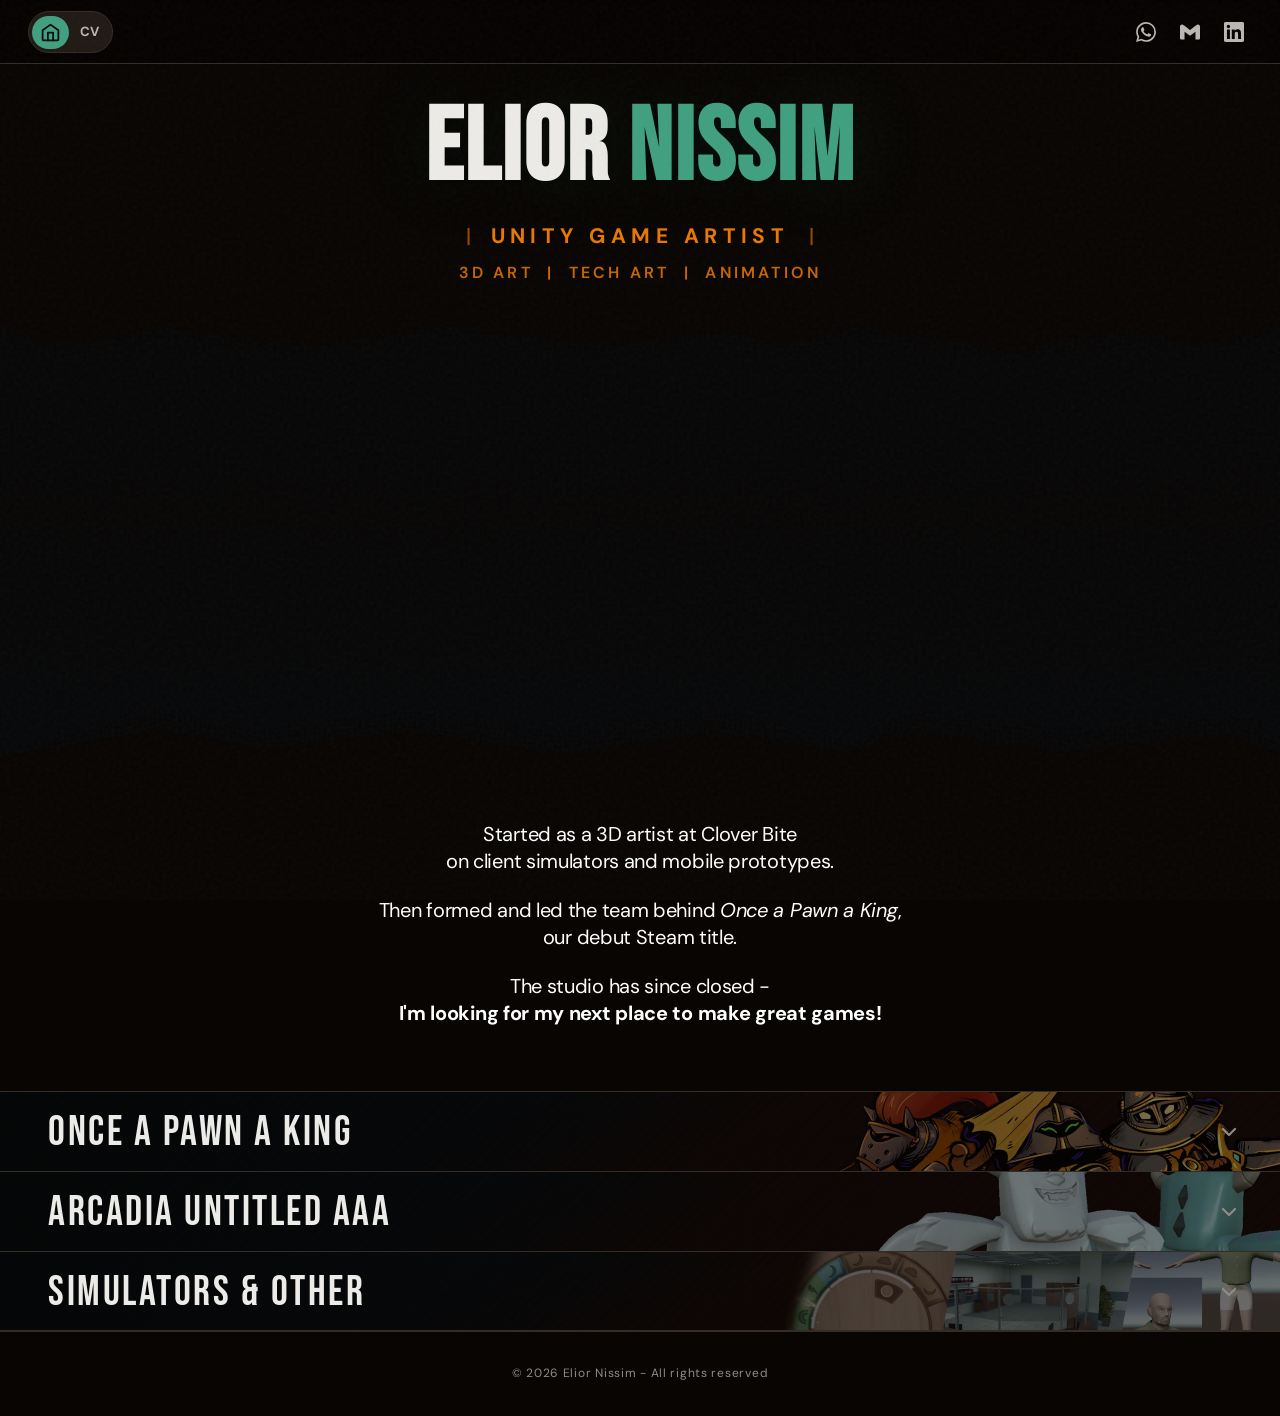
<file: index.html>
<!DOCTYPE html><html lang="en"><head>


  <meta charset="UTF-8">
  <meta name="viewport" content="width=device-width, initial-scale=1.0">
  <title>Elior Nissim - Portfolio</title>
  <link rel="preconnect" href="https://fonts.googleapis.com">
  <link rel="preconnect" href="https://fonts.gstatic.com" crossorigin="">
  <link href="https://fonts.googleapis.com/css2?family=Bebas+Neue&amp;family=DM+Sans:ital,opsz,wght@0,9..40,300;0,9..40,400;0,9..40,500;0,9..40,700;1,9..40,300&amp;display=swap" rel="stylesheet">
  <link rel="stylesheet" href="styles.css?v=68">
  <script src="tweaks-sync.js?v=68"></script>
</head>
<body style="--grain-opacity: 0.035;">
  <!-- HEADER -->
  <header class="site-header" id="site-header">
    <div class="header-inner">
      <div class="header-left">
        <a href="index.html" class="logo" aria-label="Home">
          <svg width="28" height="28" viewBox="0 0 24 24" fill="none" stroke="var(--accent-cyan)" stroke-width="2" stroke-linecap="round" stroke-linejoin="round">
            <path d="M3 9.5L12 3l9 6.5V20a1 1 0 01-1 1H4a1 1 0 01-1-1V9.5z"/>
            <path d="M9 21V12h6v9"/>
          </svg>
        </a>
        <nav class="mobile-switch" aria-label="Page switcher">
          <a href="index.html" class="switch-btn active" aria-label="Home" aria-current="page">
            <svg width="19" height="19" viewBox="0 0 24 24" fill="none" stroke="currentColor" stroke-width="2" stroke-linecap="round" stroke-linejoin="round">
              <path d="M3 9.5L12 3l9 6.5V20a1 1 0 01-1 1H4a1 1 0 01-1-1V9.5z"/>
              <path d="M9 21V12h6v9"/>
            </svg>
          </a>
          <a href="cv.html" class="switch-btn" aria-label="CV"><span>CV</span></a>
        </nav>
        <nav class="main-nav">
          <a href="index.html" class="nav-link active">Home</a>
          <a href="cv.html" class="nav-link">CV</a>
          <button class="nav-link edit-toggle" id="edit-toggle" type="button" hidden>Edit</button>
        </nav>
      </div>
      <div class="header-right">
        <a href="https://wa.me/972502869417" target="_blank" rel="noopener" class="contact-icon" aria-label="WhatsApp">
          <svg width="20" height="20" viewBox="0 0 24 24" fill="currentColor"><path d="M17.472 14.382c-.297-.149-1.758-.867-2.03-.967-.273-.099-.471-.148-.67.15-.197.297-.767.966-.94 1.164-.173.199-.347.223-.644.075-.297-.15-1.255-.463-2.39-1.475-.883-.788-1.48-1.761-1.653-2.059-.173-.297-.018-.458.13-.606.134-.133.298-.347.446-.52.149-.174.198-.298.298-.497.099-.198.05-.371-.025-.52-.075-.149-.669-1.612-.916-2.207-.242-.579-.487-.5-.669-.51-.173-.008-.371-.01-.57-.01-.198 0-.52.074-.792.372-.272.297-1.04 1.016-1.04 2.479 0 1.462 1.065 2.875 1.213 3.074.149.198 2.096 3.2 5.077 4.487.709.306 1.262.489 1.694.625.712.227 1.36.195 1.871.118.571-.085 1.758-.719 2.006-1.413.248-.694.248-1.289.173-1.413-.074-.124-.272-.198-.57-.347m-5.421 7.403h-.004a9.87 9.87 0 01-5.031-1.378l-.361-.214-3.741.982.998-3.648-.235-.374a9.86 9.86 0 01-1.51-5.26c.001-5.45 4.436-9.884 9.888-9.884 2.64 0 5.122 1.03 6.988 2.898a9.825 9.825 0 012.893 6.994c-.003 5.45-4.437 9.884-9.885 9.884m8.413-18.297A11.815 11.815 0 0012.05 0C5.495 0 .16 5.335.157 11.892c0 2.096.547 4.142 1.588 5.945L.057 24l6.305-1.654a11.882 11.882 0 005.683 1.448h.005c6.554 0 11.89-5.335 11.893-11.893a11.821 11.821 0 00-3.48-8.413z"></path></svg>
        </a>
        <a href="mailto:elior.niss@gmail.com" class="contact-icon" aria-label="Gmail">
          <svg width="20" height="20" viewBox="0 0 24 24" fill="currentColor"><path d="M24 5.457v13.909c0 .904-.732 1.636-1.636 1.636h-3.819V11.73L12 16.64l-6.545-4.91v9.273H1.636A1.636 1.636 0 010 19.366V5.457c0-2.023 2.309-3.178 3.927-1.964L5.455 4.64 12 9.548l6.545-4.907 1.528-1.148C21.69 2.28 24 3.434 24 5.457z"></path></svg>
        </a>
        <a href="https://www.linkedin.com/in/eliornissim" target="_blank" rel="noopener" class="contact-icon" aria-label="LinkedIn">
          <svg width="20" height="20" viewBox="0 0 24 24" fill="currentColor"><path d="M20.447 20.452h-3.554v-5.569c0-1.328-.027-3.037-1.852-3.037-1.853 0-2.136 1.445-2.136 2.939v5.667H9.351V9h3.414v1.561h.046c.477-.9 1.637-1.85 3.37-1.85 3.601 0 4.267 2.37 4.267 5.455v6.286zM5.337 7.433a2.062 2.062 0 01-2.063-2.065 2.064 2.064 0 112.063 2.065zm1.782 13.019H3.555V9h3.564v11.452zM22.225 0H1.771C.792 0 0 .774 0 1.729v20.542C0 23.227.792 24 1.771 24h20.451C23.2 24 24 23.227 24 22.271V1.729C24 .774 23.2 0 22.222 0h.003z"></path></svg>
        </a>
        <button class="hamburger" id="hamburger" aria-label="Menu">
          <span></span><span></span><span></span>
        </button>
      </div>
    </div>
    <div class="mobile-nav" id="mobile-nav">
      <a href="index.html" class="mobile-nav-link active">Home</a>
      <a href="cv.html" class="mobile-nav-link">CV</a>
    </div>
  </header>

  <!-- HERO SECTION -->
  <section class="hero-section hero-animate" id="hero">
    <div class="hero-bg" style="height: 650px">
      <video class="hero-bg-video" muted loop playsinline autoplay preload="auto" src="media/site/bg-video/mainpagebg_web.mp4"></video>
      <div class="hero-bg-overlay"></div>
    </div>
    <img class="hero-portrait" src="media/site/portrait_illustrations.webp" alt="" />
    <div class="brush-top"></div>
    <div class="hero-head">
      <h1 class="hero-name">Elior <span class="last">Nissim</span></h1>
      <div class="hero-subtitle-row">
        <span class="hero-subtitle-pipe">|</span>
        <p class="hero-titles-main">UNITY GAME ARTIST</p>
        <span class="hero-subtitle-pipe">|</span>
      </div>
      <p class="hero-titles-sub">3D ART &nbsp;|&nbsp; TECH ART &nbsp;|&nbsp; ANIMATION</p>
    </div>
    <div class="hero-content" style="text-align: center;">
      <div class="hero-bio-sections">
        <p class="hero-bio-main">Started as a 3D artist at Clover Bite<br> on client simulators and mobile prototypes.</p>
        <p class="hero-bio-secondary">Then formed and led the team behind <em>Once a Pawn a King</em>, our debut Steam title.</p>
        <p class="hero-bio-closing">The studio has since closed - <b>I'm looking for my next place to make great games!</b></p>
      </div>
    </div>
    <div class="brush-bottom"></div>
  </section>

  <!-- PROJECT ACCORDION BARS (content rendered from content.js by portfolio.js) -->
  <section class="accordion-section" id="projects">

    <div class="acc-bar reveal-target" data-bar="oapak" tabindex="0" role="button" aria-expanded="false">
      <div class="acc-bar-bg">
        <img class="acc-bg-folded" src="media/site/strips-folded-bgs/once-a-pawn.webp" alt="" />
        <img class="acc-bg-open" src="media/site/strips-bgs/once-a-pawn.webp" alt="" />
      </div>
      <div class="acc-bar-overlay"></div>
      <div class="acc-bar-header">
        <span class="acc-bar-title"></span>
        <span class="acc-bar-arrow">
          <svg width="22" height="22" viewBox="0 0 22 22" fill="none"><polyline points="5,8 11,14 17,8" stroke="currentColor" stroke-width="2.2" stroke-linecap="round" stroke-linejoin="round"></polyline></svg>
        </span>
      </div>
      <div class="acc-bar-content">
        <div class="acc-content-inner"></div>
      </div>
    </div>

    <div class="acc-bar reveal-target" data-bar="arcadia" tabindex="0" role="button" aria-expanded="false">
      <div class="acc-bar-bg">
        <img class="acc-bg-folded" src="media/site/strips-folded-bgs/arcadia.webp" alt="" />
        <img class="acc-bg-open" src="media/site/strips-bgs/rest.webp" alt="" />
      </div>
      <div class="acc-bar-overlay"></div>
      <div class="acc-bar-header">
        <span class="acc-bar-title"></span>
        <span class="acc-bar-arrow">
          <svg width="22" height="22" viewBox="0 0 22 22" fill="none"><polyline points="5,8 11,14 17,8" stroke="currentColor" stroke-width="2.2" stroke-linecap="round" stroke-linejoin="round"></polyline></svg>
        </span>
      </div>
      <div class="acc-bar-content">
        <div class="acc-content-inner"></div>
      </div>
    </div>

    <div class="acc-bar reveal-target" data-bar="other" tabindex="0" role="button" aria-expanded="false">
      <div class="acc-bar-bg">
        <img class="acc-bg-folded" src="media/site/strips-folded-bgs/otherproj.webp" alt="" />
        <img class="acc-bg-open" src="media/site/strips-bgs/rest.webp" alt="" />
      </div>
      <div class="acc-bar-overlay"></div>
      <div class="acc-bar-header">
        <span class="acc-bar-title"></span>
        <span class="acc-bar-arrow">
          <svg width="22" height="22" viewBox="0 0 22 22" fill="none"><polyline points="5,8 11,14 17,8" stroke="currentColor" stroke-width="2.2" stroke-linecap="round" stroke-linejoin="round"></polyline></svg>
        </span>
      </div>
      <div class="acc-bar-content">
        <div class="acc-content-inner"></div>
      </div>
    </div>

  </section>

  <footer class="site-footer">
    <p>© 2026 Elior Nissim - All rights reserved</p>
  </footer>

  <script src="content.js?v=68"></script>
  <script src="portfolio.js?v=68"></script>
</body></html>
</file>
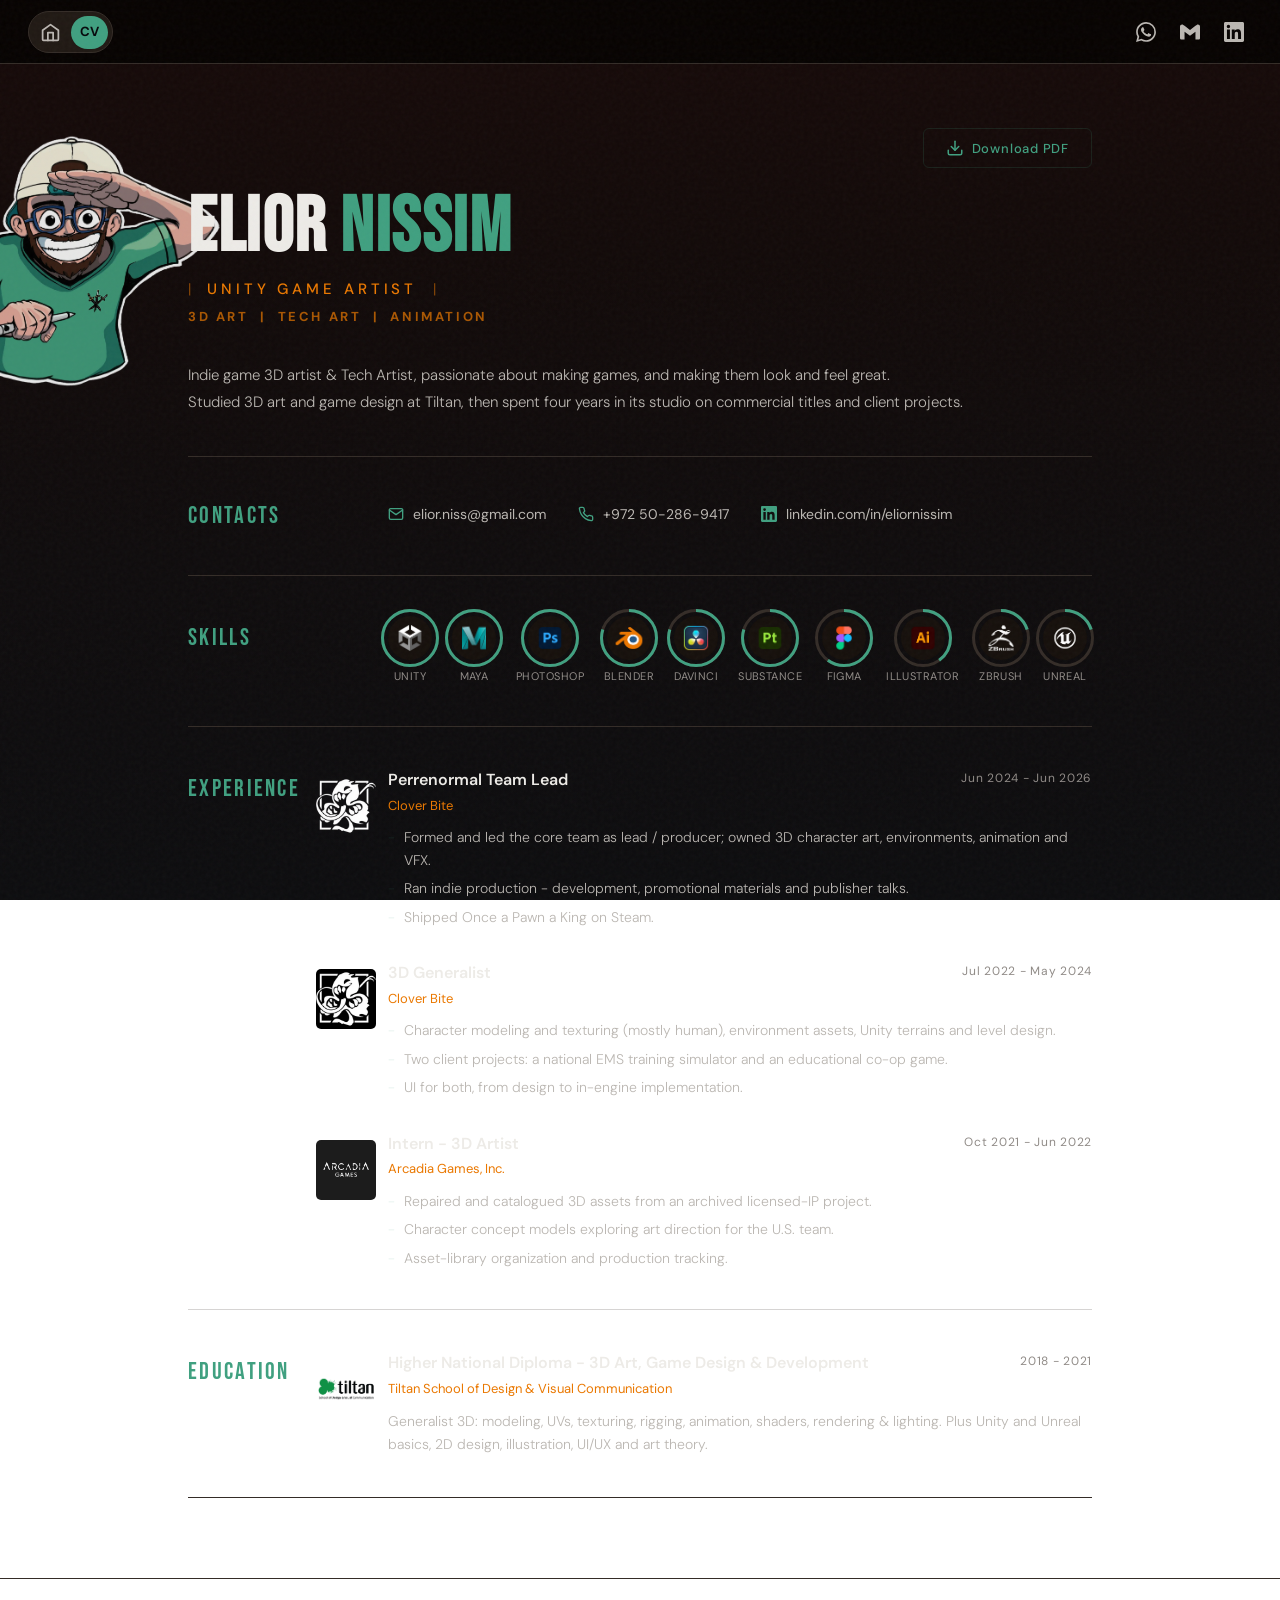
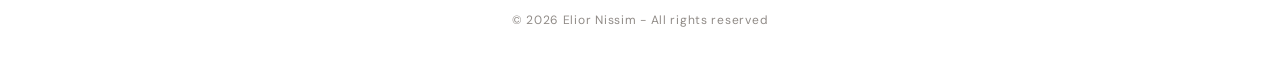
<file: cv.html>
<!DOCTYPE html>
<html lang="en">
<head>
  <meta charset="UTF-8" />
  <meta name="viewport" content="width=device-width, initial-scale=1.0" />
  <title>Elior Nissim - CV</title>
  <link rel="preconnect" href="https://fonts.googleapis.com" />
  <link rel="preconnect" href="https://fonts.gstatic.com" crossorigin />
  <link href="https://fonts.googleapis.com/css2?family=Bebas+Neue&family=DM+Sans:ital,opsz,wght@0,9..40,300;0,9..40,400;0,9..40,500;0,9..40,700;1,9..40,300&display=swap" rel="stylesheet" />
  <link rel="stylesheet" href="styles.css?v=68" />
  <script src="tweaks-sync.js?v=68"></script>
</head>
<body class="cv-page">
  <!-- HEADER (same as index) -->
  <header class="site-header" id="site-header">
    <div class="header-inner">
      <div class="header-left">
        <a href="index.html" class="logo" aria-label="Home">
          <svg width="28" height="28" viewBox="0 0 24 24" fill="none" stroke="var(--accent-cyan)" stroke-width="2" stroke-linecap="round" stroke-linejoin="round">
            <path d="M3 9.5L12 3l9 6.5V20a1 1 0 01-1 1H4a1 1 0 01-1-1V9.5z"/>
            <path d="M9 21V12h6v9"/>
          </svg>
        </a>
        <nav class="mobile-switch" aria-label="Page switcher">
          <a href="index.html" class="switch-btn" aria-label="Home">
            <svg width="19" height="19" viewBox="0 0 24 24" fill="none" stroke="currentColor" stroke-width="2" stroke-linecap="round" stroke-linejoin="round">
              <path d="M3 9.5L12 3l9 6.5V20a1 1 0 01-1 1H4a1 1 0 01-1-1V9.5z"/>
              <path d="M9 21V12h6v9"/>
            </svg>
          </a>
          <a href="cv.html" class="switch-btn active" aria-label="CV" aria-current="page"><span>CV</span></a>
        </nav>
        <nav class="main-nav">
          <a href="index.html" class="nav-link">Home</a>
          <a href="cv.html" class="nav-link active">CV</a>
          <button class="nav-link edit-toggle" id="edit-toggle" type="button" hidden>Edit</button>
        </nav>
      </div>
      <div class="header-right">
        <a href="https://wa.me/972502869417" target="_blank" rel="noopener" class="contact-icon" aria-label="WhatsApp">
          <svg width="20" height="20" viewBox="0 0 24 24" fill="currentColor"><path d="M17.472 14.382c-.297-.149-1.758-.867-2.03-.967-.273-.099-.471-.148-.67.15-.197.297-.767.966-.94 1.164-.173.199-.347.223-.644.075-.297-.15-1.255-.463-2.39-1.475-.883-.788-1.48-1.761-1.653-2.059-.173-.297-.018-.458.13-.606.134-.133.298-.347.446-.52.149-.174.198-.298.298-.497.099-.198.05-.371-.025-.52-.075-.149-.669-1.612-.916-2.207-.242-.579-.487-.5-.669-.51-.173-.008-.371-.01-.57-.01-.198 0-.52.074-.792.372-.272.297-1.04 1.016-1.04 2.479 0 1.462 1.065 2.875 1.213 3.074.149.198 2.096 3.2 5.077 4.487.709.306 1.262.489 1.694.625.712.227 1.36.195 1.871.118.571-.085 1.758-.719 2.006-1.413.248-.694.248-1.289.173-1.413-.074-.124-.272-.198-.57-.347m-5.421 7.403h-.004a9.87 9.87 0 01-5.031-1.378l-.361-.214-3.741.982.998-3.648-.235-.374a9.86 9.86 0 01-1.51-5.26c.001-5.45 4.436-9.884 9.888-9.884 2.64 0 5.122 1.03 6.988 2.898a9.825 9.825 0 012.893 6.994c-.003 5.45-4.437 9.884-9.885 9.884m8.413-18.297A11.815 11.815 0 0012.05 0C5.495 0 .16 5.335.157 11.892c0 2.096.547 4.142 1.588 5.945L.057 24l6.305-1.654a11.882 11.882 0 005.683 1.448h.005c6.554 0 11.89-5.335 11.893-11.893a11.821 11.821 0 00-3.48-8.413z"/></svg>
        </a>
        <a href="mailto:elior.niss@gmail.com" class="contact-icon" aria-label="Gmail">
          <svg width="20" height="20" viewBox="0 0 24 24" fill="currentColor"><path d="M24 5.457v13.909c0 .904-.732 1.636-1.636 1.636h-3.819V11.73L12 16.64l-6.545-4.91v9.273H1.636A1.636 1.636 0 010 19.366V5.457c0-2.023 2.309-3.178 3.927-1.964L5.455 4.64 12 9.548l6.545-4.907 1.528-1.148C21.69 2.28 24 3.434 24 5.457z"/></svg>
        </a>
        <a href="https://www.linkedin.com/in/eliornissim" target="_blank" rel="noopener" class="contact-icon" aria-label="LinkedIn">
          <svg width="20" height="20" viewBox="0 0 24 24" fill="currentColor"><path d="M20.447 20.452h-3.554v-5.569c0-1.328-.027-3.037-1.852-3.037-1.853 0-2.136 1.445-2.136 2.939v5.667H9.351V9h3.414v1.561h.046c.477-.9 1.637-1.85 3.37-1.85 3.601 0 4.267 2.37 4.267 5.455v6.286zM5.337 7.433a2.062 2.062 0 01-2.063-2.065 2.064 2.064 0 112.063 2.065zm1.782 13.019H3.555V9h3.564v11.452zM22.225 0H1.771C.792 0 0 .774 0 1.729v20.542C0 23.227.792 24 1.771 24h20.451C23.2 24 24 23.227 24 22.271V1.729C24 .774 23.2 0 22.222 0h.003z"/></svg>
        </a>
        <button class="hamburger" id="hamburger" aria-label="Menu">
          <span></span><span></span><span></span>
        </button>
      </div>
    </div>
    <div class="mobile-nav" id="mobile-nav">
      <a href="index.html" class="mobile-nav-link">Home</a>
      <a href="cv.html" class="mobile-nav-link active">CV</a>
    </div>
  </header>

  <main class="cv-main">
    <div class="cv-hero">
      <img class="cv-portrait" src="media/site/portrait_illustrations.webp" alt="" />
      <div class="cv-hero-top">
        <button type="button" class="cv-download-btn" id="download-pdf">
          <svg width="18" height="18" viewBox="0 0 24 24" fill="none" stroke="currentColor" stroke-width="2" stroke-linecap="round" stroke-linejoin="round"><path d="M21 15v4a2 2 0 01-2 2H5a2 2 0 01-2-2v-4"/><polyline points="7 10 12 15 17 10"/><line x1="12" y1="15" x2="12" y2="3"/></svg>
          Download PDF
        </button>
      </div>
      <div class="cv-hero-text">
        <h1 class="cv-name">Elior <span class="cv-name-last">Nissim</span></h1>
        <div class="cv-subtitle-row">
          <span class="cv-subtitle-pipe">|</span>
          <p class="cv-subtitle-main">UNITY GAME ARTIST</p>
          <span class="cv-subtitle-pipe">|</span>
        </div>
        <p class="cv-subtitle-sub">3D ART &nbsp;|&nbsp; TECH ART &nbsp;|&nbsp; ANIMATION</p>
      </div>
    </div>

    <div class="cv-body">

      <!-- SUMMARY (no label - flows straight on from the name and titles) -->
      <section class="cv-section cv-section--summary">
        <div class="cv-section-content">
          <p class="cv-summary-text">
            Indie game 3D artist &amp; Tech Artist, passionate about making games, and making them look and feel great. Studied 3D art and game design at Tiltan, then spent four years in its studio on commercial titles and client projects.
          </p>
        </div>
      </section>

      <!-- CONTACTS -->
      <section class="cv-section cv-section--contacts">
        <div class="cv-section-label">Contacts</div>
        <div class="cv-section-content cv-contacts">
          <a class="cv-contact" href="mailto:elior.niss@gmail.com"><svg width="16" height="16" viewBox="0 0 24 24" fill="none" stroke="currentColor" stroke-width="2" stroke-linecap="round" stroke-linejoin="round"><rect x="2" y="4" width="20" height="16" rx="2"/><polyline points="22,6 12,13 2,6"/></svg><span>elior.niss@gmail.com</span></a>
          <a class="cv-contact" href="tel:+972502869417"><svg width="16" height="16" viewBox="0 0 24 24" fill="none" stroke="currentColor" stroke-width="2" stroke-linecap="round" stroke-linejoin="round"><path d="M22 16.92v3a2 2 0 01-2.18 2 19.79 19.79 0 01-8.63-3.07 19.5 19.5 0 01-6-6 19.79 19.79 0 01-3.07-8.67A2 2 0 014.11 2h3a2 2 0 012 1.72c.13.96.36 1.9.7 2.81a2 2 0 01-.45 2.11L8.09 9.91a16 16 0 006 6l1.27-1.27a2 2 0 012.11-.45c.91.34 1.85.57 2.81.7A2 2 0 0122 16.92z"/></svg><span>+972 50-286-9417</span></a>
          <a class="cv-contact" href="https://www.linkedin.com/in/eliornissim" target="_blank" rel="noopener"><svg width="16" height="16" viewBox="0 0 24 24" fill="currentColor"><path d="M20.447 20.452h-3.554v-5.569c0-1.328-.027-3.037-1.852-3.037-1.853 0-2.136 1.445-2.136 2.939v5.667H9.351V9h3.414v1.561h.046c.477-.9 1.637-1.85 3.37-1.85 3.601 0 4.267 2.37 4.267 5.455v6.286zM5.337 7.433a2.062 2.062 0 01-2.063-2.065 2.064 2.064 0 112.063 2.065zm1.782 13.019H3.555V9h3.564v11.452zM22.225 0H1.771C.792 0 0 .774 0 1.729v20.542C0 23.227.792 24 1.771 24h20.451C23.2 24 24 23.227 24 22.271V1.729C24 .774 23.2 0 22.222 0h.003z"/></svg><span>linkedin.com/in/eliornissim</span></a>
        </div>
      </section>

      <!-- SOFTWARE -->
      <section class="cv-section">
        <div class="cv-section-label">Skills</div>
        <div class="cv-section-content cv-software-row">
          <div class="sw-item" data-level="5" title="Proficient">
            <div class="sw-icon-wrap">
              <svg class="sw-ring" aria-hidden="true"><circle class="sw-ring-track" pathLength="100"/><circle class="sw-ring-arc" pathLength="100"/></svg>
              <img src="media/icons/unity.svg" alt="Unity" width="36" height="36" />
            </div>
            <span>Unity</span>
          </div>
          <div class="sw-item" data-level="5" title="Proficient">
            <div class="sw-icon-wrap">
              <svg class="sw-ring" aria-hidden="true"><circle class="sw-ring-track" pathLength="100"/><circle class="sw-ring-arc" pathLength="100"/></svg>
              <img src="media/icons/maya.svg" alt="Maya" width="36" height="36" />
            </div>
            <span>Maya</span>
          </div>
          <div class="sw-item" data-level="5" title="Proficient">
            <div class="sw-icon-wrap">
              <svg class="sw-ring" aria-hidden="true"><circle class="sw-ring-track" pathLength="100"/><circle class="sw-ring-arc" pathLength="100"/></svg>
              <img src="media/icons/photoshop.svg" alt="Photoshop" width="36" height="36" />
            </div>
            <span>Photoshop</span>
          </div>
          <div class="sw-item" data-level="4" title="Proficient low">
            <div class="sw-icon-wrap">
              <svg class="sw-ring" aria-hidden="true"><circle class="sw-ring-track" pathLength="100"/><circle class="sw-ring-arc" pathLength="100"/></svg>
              <img src="media/icons/blender.svg" alt="Blender" width="36" height="36" />
            </div>
            <span>Blender</span>
          </div>
          <div class="sw-item" data-level="4" title="Proficient low">
            <div class="sw-icon-wrap">
              <svg class="sw-ring" aria-hidden="true"><circle class="sw-ring-track" pathLength="100"/><circle class="sw-ring-arc" pathLength="100"/></svg>
              <img src="media/icons/davinci-resolve.svg" alt="DaVinci" width="36" height="36" />
            </div>
            <span>DaVinci</span>
          </div>
          <div class="sw-item" data-level="4" title="Proficient low">
            <div class="sw-icon-wrap">
              <svg class="sw-ring" aria-hidden="true"><circle class="sw-ring-track" pathLength="100"/><circle class="sw-ring-arc" pathLength="100"/></svg>
              <img src="media/icons/substance-painter.svg" alt="Substance" width="36" height="36" />
            </div>
            <span>Substance</span>
          </div>
          <div class="sw-item" data-level="3" title="Mid level high">
            <div class="sw-icon-wrap">
              <svg class="sw-ring" aria-hidden="true"><circle class="sw-ring-track" pathLength="100"/><circle class="sw-ring-arc" pathLength="100"/></svg>
              <img src="media/icons/figma.svg" alt="Figma" width="36" height="36" />
            </div>
            <span>Figma</span>
          </div>
          <div class="sw-item" data-level="2" title="Mid level">
            <div class="sw-icon-wrap">
              <svg class="sw-ring" aria-hidden="true"><circle class="sw-ring-track" pathLength="100"/><circle class="sw-ring-arc" pathLength="100"/></svg>
              <img src="media/icons/illustrator.svg" alt="Illustrator" width="36" height="36" />
            </div>
            <span>Illustrator</span>
          </div>
          <div class="sw-item" data-level="1" title="Basics">
            <div class="sw-icon-wrap">
              <svg class="sw-ring" aria-hidden="true"><circle class="sw-ring-track" pathLength="100"/><circle class="sw-ring-arc" pathLength="100"/></svg>
              <img src="media/icons/zbrush.svg" alt="ZBrush" width="36" height="36" />
            </div>
            <span>ZBrush</span>
          </div>
          <div class="sw-item" data-level="1" title="Basics">
            <div class="sw-icon-wrap">
              <svg class="sw-ring" aria-hidden="true"><circle class="sw-ring-track" pathLength="100"/><circle class="sw-ring-arc" pathLength="100"/></svg>
              <img src="media/icons/unreal.svg" alt="Unreal" width="36" height="36" />
            </div>
            <span>Unreal</span>
          </div>
        </div>
      </section>

      <!-- SKILLS (old tag list - hidden for now, kept for later) -->
      <section class="cv-section cv-section--hidden" hidden>
        <div class="cv-section-label">SkillsOLD</div>
        <div class="cv-section-content">
          <div class="skills-grid">
            <div class="skill-group">
              <div class="skill-group-title">3D Art</div>
              <div class="skill-tags">
                <span class="skill-tag">Character Modeling</span>
                <span class="skill-tag">Hard Surface Modeling</span>
                <span class="skill-tag">Environment Art</span>
                <span class="skill-tag">UV Unwrapping</span>
                <span class="skill-tag">PBR Texturing</span>
                <span class="skill-tag">Rigging</span>
              </div>
            </div>
            <div class="skill-group">
              <div class="skill-group-title">Game Development</div>
              <div class="skill-tags">
                <span class="skill-tag">Unity Shader Graph</span>
                <span class="skill-tag">Real-time VFX</span>
                <span class="skill-tag">Particle System</span>
                <span class="skill-tag">Animation State Machines</span>
                <span class="skill-tag">UI Implementation</span>
                <span class="skill-tag">3D Assets Implementation</span>
              </div>
            </div>
            <div class="skill-group">
              <div class="skill-group-title">Animation</div>
              <div class="skill-tags">
                <span class="skill-tag">Character Animation</span>
                <span class="skill-tag">Animation Theory</span>
                <span class="skill-tag">Blend Shapes</span>
                <span class="skill-tag">Storyboards</span>
              </div>
            </div>
            <div class="skill-group">
              <div class="skill-group-title">Design & Video</div>
              <div class="skill-tags">
                <span class="skill-tag">UI/UX Design</span>
                <span class="skill-tag">Graphic Design</span>
                <span class="skill-tag">Video Editing</span>
              </div>
            </div>
          </div>
        </div>
      </section>

      <!-- EXPERIENCE -->
      <section class="cv-section cv-section--soft-end">
        <div class="cv-section-label">Experience</div>
        <div class="cv-section-content">

          <div class="cv-entry">
            <div class="cv-entry-header">
              <div>
                <div class="cv-entry-title">Perrenormal Team Lead</div>
                <div class="cv-entry-org">
                  <img class="cv-org-logo cv-org-logo--screen" src="media/site/cloverbite_logo.webp" alt="Clover Bite" />
                  Clover Bite
                </div>
              </div>
              <div class="cv-entry-date">Jun 2024 - Jun 2026</div>
            </div>
            <ul class="cv-entry-bullets">
              <li>Formed and led the core team as lead / producer; owned 3D character art, environments, animation and VFX.</li>
              <li>Ran indie production - development, promotional materials and publisher talks.</li>
              <li>Shipped <em>Once a Pawn a King</em> on Steam.</li>
            </ul>
          </div>

          <div class="cv-entry">
            <div class="cv-entry-header">
              <div>
                <div class="cv-entry-title">3D Generalist</div>
                <div class="cv-entry-org">
                  <img class="cv-org-logo cv-org-logo--screen" src="media/site/cloverbite_logo.webp" alt="Clover Bite" />
                  Clover Bite (Teamsach)
                </div>
              </div>
              <div class="cv-entry-date">Jul 2022 - May 2024</div>
            </div>
            <ul class="cv-entry-bullets">
              <li>Character modeling and texturing (mostly human), environment assets, Unity terrains and level design.</li>
              <li>Two client projects: a national EMS training simulator and an educational co-op game.</li>
              <li>UI for both, from design to in-engine implementation.</li>
            </ul>
          </div>

          <div class="cv-entry">
            <div class="cv-entry-header">
              <div>
                <div class="cv-entry-title">Intern - 3D Artist</div>
                <div class="cv-entry-org">
                  <img class="cv-org-logo cv-org-logo--dark" src="media/icons/arcadia.webp" alt="Arcadia Games" />
                  Arcadia Games, Inc.
                </div>
              </div>
              <div class="cv-entry-date">Oct 2021 - Jun 2022</div>
            </div>
            <ul class="cv-entry-bullets">
              <li>Repaired and catalogued 3D assets from an archived licensed-IP project.</li>
              <li>Character concept models exploring art direction for the U.S. team.</li>
              <li>Asset-library organization and production tracking.</li>
            </ul>
          </div>

        </div>
      </section>

      <!-- EDUCATION -->
      <section class="cv-section">
        <div class="cv-section-label">Education</div>
        <div class="cv-section-content">
          <div class="cv-entry">
            <div class="cv-entry-header">
              <div>
                <div class="cv-entry-title">Higher National Diploma - 3D Art, Game Design & Development</div>
                <div class="cv-entry-org">
                  <img class="cv-org-logo cv-org-logo--pill" src="media/site/tiltan_logo.webp" alt="Tiltan" />
                  Tiltan School of Design & Visual Communication, Israel
                </div>
              </div>
              <div class="cv-entry-date">2018 - 2021</div>
            </div>
            <p class="cv-entry-desc">Generalist 3D: modeling, UVs, texturing, rigging, animation, shaders, rendering &amp; lighting. Plus Unity and Unreal basics, 2D design, illustration, UI/UX and art theory.</p>
          </div>
        </div>
      </section>


    </div>
  </main>

  <footer class="site-footer">
    <p>© 2026 Elior Nissim - All rights reserved</p>
  </footer>

  <script src="content.js?v=68"></script>
  <script src="portfolio.js?v=68"></script>
</body>
</html>
</file>
<file: styles.css>
/* =====================================================
   ELIOR NISSIM PORTFOLIO — STYLES
   Aesthetic: Ink & Neon — dark, painterly, editorial
   ===================================================== */

/* ---------- TOKENS ---------- */
:root {
  --bg:            oklch(12% 0.01 60);
  --bg-mid:        oklch(16% 0.012 60);
  --bg-card:       oklch(18% 0.013 55);
  --surface:       oklch(22% 0.015 55);
  --border:        oklch(30% 0.015 55);

  --text-primary:  oklch(94% 0.005 80);
  --text-secondary:oklch(78% 0.008 70);   /* was 65% - 5.96:1, now ~9.5:1 */
  --text-muted:    oklch(64% 0.008 65);   /* was 45% - failed AA at 2.59:1 */

  --accent-cyan:   #40a080;              /* shirt green from the portrait illustration */
  --accent-gold:   #ea7800;              /* Blender orange, sampled from Blender.svg */
  --accent-cyan-dim: rgba(64, 160, 128, 0.15);
  --accent-gold-dim: rgba(234, 120, 0, 0.12);

  --header-h:      64px;
  --radius:        6px;
  --transition:    0.35s cubic-bezier(0.4, 0, 0.2, 1);
}

/* ---------- RESET & BASE ---------- */
*, *::before, *::after { box-sizing: border-box; margin: 0; padding: 0; }

html { scroll-behavior: smooth; }

body {
  background: var(--bg);
  color: var(--text-primary);
  font-family: 'DM Sans', system-ui, sans-serif;
  font-size: 16px;
  line-height: 1.6;
  min-height: 100vh;
  overflow-x: hidden;
}

/* no-grain / no-glow utility classes */
body.no-grain::before { opacity: 0 !important; }
body.no-glow .hero-name .last { animation: none !important; text-shadow: none !important; }

/* Grain texture overlay */
body::before {
  content: '';
  position: fixed;
  inset: 0;
  background-image: url("data:image/svg+xml,%3Csvg viewBox='0 0 256 256' xmlns='http://www.w3.org/2000/svg'%3E%3Cfilter id='noise'%3E%3CfeTurbulence type='fractalNoise' baseFrequency='0.9' numOctaves='4' stitchTiles='stitch'/%3E%3C/filter%3E%3Crect width='100%25' height='100%25' filter='url(%23noise)' opacity='1'/%3E%3C/svg%3E");
  opacity: 0.035;
  pointer-events: none;
  z-index: 9999;
}

a { color: inherit; text-decoration: none; }
img, video { max-width: 100%; display: block; }

/* ---------- HEADER ---------- */
.site-header {
  position: fixed;
  top: 0; left: 0; right: 0;
  height: var(--header-h);
  background: oklch(10% 0.01 60 / 0.88);
  backdrop-filter: blur(16px) saturate(1.4);
  -webkit-backdrop-filter: blur(16px) saturate(1.4);
  border-bottom: 1px solid var(--border);
  z-index: 100;
  transition: box-shadow 0.3s;
}
.site-header.scrolled {
  box-shadow: 0 4px 32px oklch(0% 0 0 / 0.5);
}

.header-inner {
  max-width: 1440px;
  margin: 0 auto;
  height: var(--header-h);
  padding: 0 28px;
  display: flex;
  align-items: center;
  justify-content: space-between;
  gap: 24px;
}

.header-left {
  display: flex;
  align-items: center;
  gap: 32px;
}

.logo {
  display: flex;
  align-items: center;
  transition: opacity 0.2s;
}
.logo:hover { opacity: 0.75; }

.main-nav {
  display: flex;
  align-items: center;
  gap: 4px;
}

.nav-link {
  padding: 6px 14px;
  border-radius: var(--radius);
  font-size: 13px;
  font-weight: 500;
  letter-spacing: 0.06em;
  text-transform: uppercase;
  color: var(--text-secondary);
  transition: color var(--transition), background var(--transition);
  position: relative;
}
.nav-link:hover { color: var(--text-primary); background: var(--surface); }
.nav-link.active {
  color: var(--accent-cyan);
}
.nav-link.active::after {
  content: '';
  position: absolute;
  bottom: 2px; left: 14px; right: 14px;
  height: 1.5px;
  background: var(--accent-cyan);
  border-radius: 2px;
}

.header-right {
  display: flex;
  align-items: center;
  gap: 8px;
}

.contact-icon {
  width: 36px; height: 36px;
  display: flex; align-items: center; justify-content: center;
  border-radius: 50%;
  color: var(--text-secondary);
  transition: color var(--transition), background var(--transition);
}
.contact-icon:hover {
  color: var(--accent-cyan);
  background: var(--accent-cyan-dim);
}

/* Hamburger */
.hamburger {
  display: none;
  flex-direction: column;
  justify-content: center;
  align-items: center;
  gap: 5px;
  width: 36px; height: 36px;
  background: none;
  border: none;
  cursor: pointer;
  padding: 4px;
}
.hamburger span {
  display: block;
  width: 20px; height: 1.5px;
  background: var(--text-secondary);
  border-radius: 2px;
  transition: all 0.3s;
}

/* Mobile nav */
.mobile-nav {
  display: none;
  flex-direction: column;
  background: oklch(10% 0.01 60 / 0.97);
  padding: 12px 28px 16px;
  border-top: 1px solid var(--border);
  gap: 4px;
}
.mobile-nav.open { display: flex; }
.mobile-nav-link {
  padding: 10px 0;
  font-size: 15px;
  font-weight: 500;
  color: var(--text-secondary);
  border-bottom: 1px solid var(--border);
  transition: color 0.2s;
}
.mobile-nav-link:last-child { border-bottom: none; }
.mobile-nav-link.active { color: var(--accent-cyan); }

/* ---------- HERO SECTION ---------- */
.hero-section {
  position: relative;
  margin-top: var(--header-h);
  min-height: 72vh;
  display: flex;
  align-items: center;
  overflow: hidden;
  isolation: isolate;
}

/* Brush stroke clip using SVG clip path */
.hero-section::before,
.hero-section::after {
  content: '';
  position: absolute;
  left: -4%; right: -4%;
  height: 60px;
  z-index: 2;
  pointer-events: none;
}
.hero-section::before {
  top: -2px;
  background: var(--bg);
  clip-path: polygon(0 0, 100% 0, 100% 20%, 94% 60%, 88% 100%, 75% 70%, 60% 100%, 45% 55%, 30% 95%, 18% 55%, 8% 90%, 0 40%);
}
.hero-section::after {
  bottom: -2px;
  background: var(--bg);
  clip-path: polygon(0 100%, 100% 100%, 100% 60%, 92% 10%, 85% 55%, 72% 5%, 60% 50%, 48% 0%, 35% 45%, 22% 5%, 10% 50%, 0 15%);
}

/* Angled brush edges via SVG */
.brush-top, .brush-bottom {
  position: absolute;
  left: 0; right: 0;
  height: 80px;
  z-index: 2;
  pointer-events: none;
  overflow: hidden;
}
.brush-top { top: 0; }
.brush-bottom { bottom: 0; }

.brush-top svg, .brush-bottom svg {
  position: absolute;
  width: 100%; height: 100%;
}

.hero-bg-placeholder {
  position: absolute;
  inset: 0;
  background:
    linear-gradient(135deg,
      oklch(18% 0.04 240 / 0.6) 0%,
      oklch(14% 0.02 60) 50%,
      oklch(20% 0.05 30 / 0.4) 100%
    );
  display: flex;
  align-items: center;
  justify-content: center;
  z-index: 0;
}

/* Striped placeholder pattern */
.hero-bg-placeholder::before {
  content: '';
  position: absolute;
  inset: 0;
  background-image: repeating-linear-gradient(
    -45deg,
    oklch(100% 0 0 / 0.025) 0px,
    oklch(100% 0 0 / 0.025) 1px,
    transparent 1px,
    transparent 16px
  );
}

.placeholder-label {
  font-family: 'Courier New', monospace;
  font-size: 12px;
  letter-spacing: 0.08em;
  color: oklch(60% 0 0 / 0.4);
  text-transform: uppercase;
  border: 1px dashed oklch(60% 0 0 / 0.2);
  padding: 8px 16px;
  border-radius: 3px;
  position: relative;
  z-index: 1;
}

/* Ink splatter blobs */
.hero-section .ink-blob {
  position: absolute;
  border-radius: 50%;
  filter: blur(80px);
  pointer-events: none;
  z-index: 0;
}

.hero-content {
  position: relative;
  z-index: 3;
  max-width: 1440px;
  width: 100%;
  margin: 0 auto;
  padding: 80px 28px 80px;
  text-align: center !important;
}

.hero-name {
  font-family: 'Bebas Neue', sans-serif;
  font-size: clamp(51px, 8vw, 112px);
  line-height: 0.9;
  letter-spacing: 0.02em;
  color: var(--text-primary);
  text-shadow: 0 0 80px var(--accent-cyan-dim), 0 4px 24px oklch(0% 0 0 / 0.5);
  margin-bottom: 16px;
}

/* Cyan accent on last name */
.hero-name .last {
  color: var(--accent-cyan);
  -webkit-text-stroke: 0px;
}

.hero-subtitle-row {
  display: flex;
  align-items: center;
  justify-content: center;
  gap: 20px;
  margin-bottom: 6px;
}

.hero-subtitle-pipe {
  font-family: 'DM Sans', sans-serif;
  font-size: clamp(13px, 1.5vw, 17px);
  font-weight: 300;
  color: var(--accent-gold);
  opacity: 0.6;
  user-select: none;
}

.hero-titles-main {
  font-family: 'DM Sans', sans-serif;
  font-size: clamp(13px, 1.5vw, 17px);
  font-weight: 500;
  letter-spacing: 0.26em;
  text-transform: uppercase;
  color: var(--accent-gold);
  margin-bottom: 0;
  white-space: nowrap;
}

.hero-titles-sub {
  font-family: 'DM Sans', sans-serif;
  font-size: clamp(11px, 1.2vw, 14px);
  font-weight: 300;
  letter-spacing: 0.2em;
  text-transform: uppercase;
  color: var(--accent-gold);
  opacity: 0.7;
  margin-bottom: 28px;
}

.hero-bio-sections {
  display: flex;
  flex-direction: column;
  gap: 8px;
  max-width: 640px;
  margin: 0 auto;
}

.hero-bio-main {
  font-family: 'DM Sans', sans-serif;
  font-size: clamp(16px, 1.6vw, 19px);
  font-weight: 500;
  line-height: 1.65;
  color: var(--text-primary);
}

.hero-bio-secondary {
  font-family: 'DM Sans', sans-serif;
  font-size: clamp(14px, 1.4vw, 16px);
  font-weight: 400;
  line-height: 1.7;
  color: var(--text-secondary);
}

.hero-bio-closing {
  font-family: 'DM Sans', sans-serif;
  font-size: clamp(14px, 1.4vw, 16px);
  font-weight: 400;
  line-height: 1.7;
  color: var(--text-secondary);
}

/* ---------- ACCORDION SECTION ---------- */
.accordion-section {
  display: flex;
  flex-direction: column;
  gap: 0;
}

.acc-bar {
  position: relative;
  overflow: hidden;
  cursor: pointer;
  outline: none;
  border-top: 1px solid var(--border);
  /* collapsed height */
  --collapsed-h: 80px;
  height: var(--collapsed-h);
  transition: height 0.55s cubic-bezier(0.4, 0, 0.2, 1);
  min-width: 0;
}
.acc-bar:last-child { border-bottom: 1px solid var(--border); }

/* BG placeholder */
.acc-bar-bg-placeholder {
  position: absolute;
  inset: 0;
  background:
    linear-gradient(90deg,
      oklch(18% 0.03 220 / 0.5) 0%,
      oklch(14% 0.01 60) 100%
    );
  display: flex;
  align-items: center;
  justify-content: center;
  transition: transform 0.55s cubic-bezier(0.4, 0, 0.2, 1);
  transform-origin: center;
}
.acc-bar-bg-placeholder::before {
  content: '';
  position: absolute;
  inset: 0;
  background-image: repeating-linear-gradient(
    -45deg,
    oklch(100% 0 0 / 0.018) 0px,
    oklch(100% 0 0 / 0.018) 1px,
    transparent 1px,
    transparent 14px
  );
}
.acc-bar-bg-placeholder span {
  font-family: 'Courier New', monospace;
  font-size: 11px;
  color: oklch(55% 0 0 / 0.35);
  text-transform: uppercase;
  letter-spacing: 0.1em;
  border: 1px dashed oklch(60% 0 0 / 0.15);
  padding: 5px 12px;
  border-radius: 3px;
  position: relative;
  z-index: 1;
  pointer-events: none;
}

.acc-bar-overlay {
  position: absolute;
  inset: 0;
  background: linear-gradient(90deg, oklch(10% 0.01 60 / 0.72) 0%, oklch(10% 0.01 60 / 0.4) 100%);
  transition: opacity var(--transition);
  z-index: 1;
}

/* Hover state — bg scale + overlay boost (height handled by JS) */
.acc-bar:hover .acc-bar-bg-placeholder { transform: scale(1.06); opacity: 1; }
.acc-bar:not([aria-expanded="true"]):hover .acc-bar-overlay { opacity: 0.3; }
.acc-bar[aria-expanded="true"] .acc-bar-overlay { opacity: 0.4; }

/* Bar header (always visible, hides when expanded to avoid duplicate title) */
.acc-bar-header {
  position: absolute;
  top: 0; left: 0; right: 0;
  height: var(--collapsed-h);
  display: flex;
  align-items: center;
  justify-content: space-between;
  padding: 0 40px 0 48px;
  z-index: 3;
  transition: opacity 0.3s;
}
.acc-bar[aria-expanded="true"] .acc-bar-header {
  opacity: 0;
  pointer-events: none;
}

.acc-bar-title {
  font-family: 'Bebas Neue', sans-serif;
  font-size: clamp(28px, 4vw, 42px);
  letter-spacing: 0.06em;
  color: var(--text-primary);
  transition: color var(--transition), letter-spacing var(--transition);
  white-space: nowrap;
  overflow: visible;
}
.acc-bar:hover .acc-bar-title {
  color: var(--accent-cyan);
  letter-spacing: 0.1em;
}
.acc-bar[aria-expanded="true"] .acc-bar-title {
  color: var(--accent-cyan);
}

.acc-bar-arrow {
  color: var(--text-muted);
  transition: transform var(--transition), color var(--transition);
  display: flex;
  align-items: center;
}
.acc-bar:hover .acc-bar-arrow { color: var(--accent-cyan); }
.acc-bar[aria-expanded="true"] .acc-bar-arrow {
  transform: rotate(180deg);
  color: var(--accent-cyan);
}

/* Expanded content */
.acc-bar-content {
  position: absolute;
  top: var(--collapsed-h);
  left: 0; right: 0;
  opacity: 0;
  pointer-events: none;
  transition: opacity 0.4s 0.1s;
  z-index: 3;
}
.acc-bar[aria-expanded="true"] .acc-bar-content {
  opacity: 1;
  pointer-events: auto;
}

.acc-content-inner {
  padding: 20px 48px 60px;
  max-width: 1440px;
}

.acc-section-title {
  font-family: 'Bebas Neue', sans-serif;
  font-size: clamp(36px, 5vw, 56px);
  letter-spacing: 0.06em;
  color: var(--accent-cyan);
  margin-bottom: 12px;
}

.acc-section-desc {
  font-size: 15px;
  font-weight: 300;
  color: var(--text-secondary);
  max-width: 680px;
  line-height: 1.75;
  margin-bottom: 40px;
  border-left: 2px solid var(--accent-cyan-dim);
  padding-left: 16px;
}

/* ---------- MEDIA GRID ---------- */
.media-grid {
  display: grid;
  grid-template-columns: repeat(auto-fill, minmax(380px, 1fr));
  gap: 28px;
}

.media-card {
  background: var(--bg-card);
  border: 1px solid var(--border);
  border-radius: var(--radius);
  overflow: hidden;
  cursor: pointer;
  transition: transform 0.3s, box-shadow 0.3s, border-color 0.3s;
}
.media-card:hover {
  transform: translateY(-5px);
  box-shadow: 0 16px 48px oklch(0% 0 0 / 0.5), 0 0 0 1px var(--accent-cyan-dim);
  border-color: rgba(64, 160, 128, 0.55);
}

.media-thumb {
  aspect-ratio: 16/9;
  background: var(--surface);
  position: relative;
  overflow: hidden;
  display: flex;
  align-items: center;
  justify-content: center;
}

/* "View Gallery" overlay on hover */
.media-thumb-hover {
  position: absolute;
  inset: 0;
  background: oklch(0% 0 0 / 0.45);
  display: flex;
  align-items: center;
  justify-content: center;
  opacity: 0;
  transition: opacity 0.25s;
  z-index: 3;
}
.media-card:hover .media-thumb-hover { opacity: 1; }
.media-thumb-hover-text {
  font-size: 11px;
  font-weight: 500;
  letter-spacing: 0.2em;
  text-transform: uppercase;
  color: rgba(255,255,255,0.9);
  border: 1px solid rgba(255,255,255,0.35);
  padding: 9px 20px;
  border-radius: 3px;
}
.media-thumb::before {
  content: '';
  position: absolute;
  inset: 0;
  background-image: repeating-linear-gradient(
    -45deg,
    oklch(100% 0 0 / 0.03) 0px,
    oklch(100% 0 0 / 0.03) 1px,
    transparent 1px,
    transparent 14px
  );
}
.media-thumb-label {
  font-family: 'Courier New', monospace;
  font-size: 10px;
  color: oklch(50% 0 0 / 0.5);
  text-transform: uppercase;
  letter-spacing: 0.08em;
  border: 1px dashed oklch(50% 0 0 / 0.2);
  padding: 4px 10px;
  border-radius: 3px;
  position: relative;
  z-index: 1;
}

/* Video vs image indicator */
.media-type-badge {
  position: absolute;
  top: 10px; right: 10px;
  background: oklch(0% 0 0 / 0.6);
  border: 1px solid var(--border);
  border-radius: 3px;
  padding: 2px 8px;
  font-size: 10px;
  letter-spacing: 0.08em;
  text-transform: uppercase;
  color: var(--text-muted);
  z-index: 2;
}

.media-info {
  padding: 16px 18px 18px;
  border-top: 1px solid var(--border);
}

.media-desc {
  font-size: 13px;
  color: var(--text-secondary);
  line-height: 1.6;
  margin-bottom: 12px;
}

.made-with-row {
  display: flex;
  align-items: center;
  gap: 8px;
  flex-wrap: wrap;
}

.made-with-label {
  font-size: 11px;
  font-weight: 500;
  letter-spacing: 0.08em;
  text-transform: uppercase;
  color: var(--text-muted);
  margin-right: 2px;
}

.sw-badge {
  display: inline-flex;
  align-items: center;
  gap: 6px;
  background: var(--surface);
  border: 1px solid var(--border);
  border-radius: 4px;
  padding: 4px 10px 4px 6px;
  font-size: 12px;
  font-weight: 500;
  color: var(--text-secondary);
  transition: border-color 0.2s, color 0.2s;
}
.sw-badge:hover {
  border-color: var(--accent-cyan-dim);
  color: var(--accent-cyan);
}

.sw-badge-icon {
  display: flex;
  align-items: center;
  justify-content: center;
  width: 20px;
  height: 20px;
  flex-shrink: 0;
}
.sw-badge-icon img,
.sw-badge-icon svg {
  width: 20px;
  height: 20px;
  display: block;
}
.sw-badge-label {
  line-height: 1;
}

/* ---------- FOOTER ---------- */
.site-footer {
  padding: 32px 28px;
  text-align: center;
  border-top: 1px solid var(--border);
  font-size: 12px;
  color: var(--text-muted);
  letter-spacing: 0.06em;
}

/* =====================================================
   CV PAGE STYLES
   ===================================================== */

.cv-main {
  margin-top: var(--header-h);
  max-width: 960px;
  margin-left: auto;
  margin-right: auto;
  padding: 0 28px 80px;
}

.cv-hero {
  padding: 64px 0 48px;
  border-bottom: 1px solid var(--border);
  display: flex;
  align-items: flex-end;
  justify-content: space-between;
  gap: 24px;
  flex-wrap: wrap;
}

.cv-name {
  font-family: 'Bebas Neue', sans-serif;
  font-size: clamp(52px, 8vw, 96px);
  line-height: 0.9;
  letter-spacing: 0.02em;
  color: var(--text-primary);
  margin-bottom: 14px;
}

.cv-name-last {
  color: var(--accent-cyan);
}

.cv-subtitle-row {
  display: flex;
  align-items: center;
  gap: 16px;
  margin-bottom: 6px;
}
.cv-subtitle-pipe {
  font-family: 'DM Sans', sans-serif;
  font-size: clamp(12px, 1.3vw, 15px);
  font-weight: 300;
  color: var(--accent-gold);
  opacity: 0.6;
  user-select: none;
}
.cv-subtitle-main {
  font-size: clamp(12px, 1.3vw, 15px);
  font-weight: 500;
  letter-spacing: 0.26em;
  text-transform: uppercase;
  color: var(--accent-gold);
  margin: 0;
}
.cv-subtitle-sub {
  font-size: clamp(10px, 1.1vw, 13px);
  font-weight: 300;
  letter-spacing: 0.2em;
  text-transform: uppercase;
  color: var(--accent-gold);
  opacity: 0.7;
  margin-bottom: 18px;
}

.cv-contacts {
  display: flex;
  align-items: center;
  gap: 20px;
  flex-wrap: wrap;
  font-size: 13px;
  color: var(--text-muted);
}
.cv-contacts span { cursor: pointer; transition: color 0.2s; }
.cv-contacts span:hover { color: var(--accent-cyan); }

.cv-download-btn {
  display: inline-flex;
  align-items: center;
  gap: 8px;
  padding: 10px 22px;
  border: 1px solid var(--accent-cyan-dim);
  border-radius: var(--radius);
  font-size: 13px;
  font-weight: 500;
  letter-spacing: 0.06em;
  color: var(--accent-cyan);
  background: var(--accent-cyan-dim);
  transition: background var(--transition), border-color var(--transition), transform 0.2s;
  white-space: nowrap;
}
.cv-download-btn:hover {
  background: oklch(72% 0.18 195 / 0.25);
  border-color: var(--accent-cyan);
  transform: translateY(-2px);
}

/* CV Sections */
.cv-body { padding-top: 8px; }

.cv-section {
  display: grid;
  grid-template-columns: 160px 1fr;
  gap: 32px 40px;
  padding: 40px 0;
  border-bottom: 1px solid var(--border);
  align-items: start;
}

.cv-section-label {
  font-family: 'Bebas Neue', sans-serif;
  font-size: 20px;
  letter-spacing: 0.1em;
  color: var(--accent-cyan);
  padding-top: 3px;
  text-transform: uppercase;
}

.cv-summary-text {
  font-size: 15px;
  font-weight: 300;
  line-height: 1.8;
  color: var(--text-secondary);
}

/* Skills */
.skills-grid {
  display: grid;
  grid-template-columns: repeat(auto-fill, minmax(220px, 1fr));
  gap: 24px;
}

.skill-group-title {
  font-size: 11px;
  font-weight: 700;
  letter-spacing: 0.12em;
  text-transform: uppercase;
  color: var(--text-muted);
  margin-bottom: 10px;
}

.skill-tags {
  display: flex;
  flex-wrap: wrap;
  gap: 6px;
}

.skill-tag {
  padding: 4px 10px;
  background: var(--surface);
  border: 1px solid var(--border);
  border-radius: 3px;
  font-size: 12px;
  color: var(--text-secondary);
  letter-spacing: 0.02em;
}

/* CV Entries */
.cv-entry { margin-bottom: 32px; }
.cv-entry:last-child { margin-bottom: 0; }

.cv-entry-header {
  display: flex;
  justify-content: space-between;
  align-items: flex-start;
  gap: 16px;
  margin-bottom: 10px;
  flex-wrap: wrap;
}

.cv-entry-title {
  font-size: 16px;
  font-weight: 600;
  color: var(--text-primary);
  margin-bottom: 3px;
}

.cv-entry-org {
  font-size: 13px;
  color: var(--accent-gold);
  font-weight: 400;
  position: relative;
}

.cv-org-logo {
  position: absolute;
  right: calc(100% + 12px);
  top: 50%;
  transform: translateY(-50%);
  height: 60px;
  width: auto;
  border-radius: 5px;
}
/* Clover Bite: white logo on dark bg — screen hides the black background */
.cv-org-logo--screen {
  mix-blend-mode: screen;
}
/* Tiltan: has a white background PNG — show in a light pill to preserve original green */
.cv-org-logo--pill {
  height: 36px !important;
  background: rgba(255, 255, 255, 0.92);
  padding: 4px 10px;
  box-sizing: content-box;
}

.cv-entry-date {
  font-size: 12px;
  color: var(--text-muted);
  letter-spacing: 0.06em;
  white-space: nowrap;
  padding-top: 2px;
}

.cv-entry-bullets {
  list-style: none;
  display: flex;
  flex-direction: column;
  gap: 6px;
}
.cv-entry-bullets li {
  font-size: 14px;
  font-weight: 300;
  color: var(--text-secondary);
  line-height: 1.6;
  padding-left: 16px;
  position: relative;
}
.cv-entry-bullets li::before {
  content: '-';
  position: absolute;
  left: 0;
  color: var(--accent-cyan-dim);
}

.cv-entry-desc {
  font-size: 14px;
  font-weight: 300;
  color: var(--text-secondary);
  line-height: 1.7;
}

/* Software row on CV */
.cv-software-row {
  display: flex;
  flex-wrap: wrap;
  gap: 20px;
}

.sw-item {
  display: flex;
  flex-direction: column;
  align-items: center;
  gap: 8px;
  font-size: 11px;
  color: var(--text-muted);
  letter-spacing: 0.04em;
  text-transform: uppercase;
  transition: color 0.2s;
}
.sw-item:hover { color: var(--text-secondary); }

.sw-icon-wrap {
  --ring-gap: 4px;      /* space between disc and ring */
  --ring-w: 3px;        /* ring thickness */
  width: 44px; height: 44px;
  border-radius: 50%;
  background: var(--bg-card);
  display: flex;
  align-items: center;
  justify-content: center;
  position: relative;
  transition: transform 0.2s;
}
/* Proficiency ring: conic arc from 12 o'clock, 1/5 per level */
.sw-icon-wrap::before {
  content: '';
  position: absolute;
  inset: calc(-1 * (var(--ring-gap) + var(--ring-w)));
  border-radius: 50%;
  background: conic-gradient(var(--lvl-color) calc(var(--lvl) * 20%), var(--border) 0);
  -webkit-mask: radial-gradient(farthest-side, transparent calc(100% - var(--ring-w) - 0.5px), #000 calc(100% - var(--ring-w)));
          mask: radial-gradient(farthest-side, transparent calc(100% - var(--ring-w) - 0.5px), #000 calc(100% - var(--ring-w)));
  pointer-events: none;
}
.sw-item { --lvl-color: var(--accent-cyan); }
.sw-item[data-level="1"] { --lvl: 1; }
.sw-item[data-level="2"] { --lvl: 2; }
.sw-item[data-level="3"] { --lvl: 3; }
.sw-item[data-level="4"] { --lvl: 4; }
.sw-item[data-level="5"] { --lvl: 5; }
.sw-item:hover .sw-icon-wrap {
  transform: translateY(-2px);
}
.sw-icon-wrap img,
.sw-icon-wrap svg {
  width: 30px; height: 30px;
  display: block;
  position: relative;
  z-index: 1;
}

/* =====================================================
   GALLERY LIGHTBOX
   ===================================================== */

.lightbox-overlay {
  position: fixed;
  inset: 0;
  z-index: 1000;
  background: oklch(0% 0 0 / 0.93);
  display: flex;
  align-items: center;
  justify-content: center;
  padding: 24px 80px;
  opacity: 0;
  pointer-events: none;
  transition: opacity 0.25s;
}
.lightbox-overlay.open {
  opacity: 1;
  pointer-events: auto;
}

.lightbox-close {
  position: absolute;
  top: 18px; right: 22px;
  background: none;
  border: none;
  color: var(--text-secondary);
  font-size: 26px;
  line-height: 1;
  cursor: pointer;
  padding: 8px;
  z-index: 2;
  transition: color 0.2s;
}
.lightbox-close:hover { color: var(--text-primary); }

.lightbox-stage {
  display: flex;
  flex-direction: column;
  align-items: center;
  width: 100%;
  max-width: min(88vw, 1080px);
  max-height: 90vh;
}

.lightbox-media {
  width: 100%;
  aspect-ratio: 16/9;
  max-height: 65vh;
  background: var(--surface);
  border: 1px solid var(--border);
  border-radius: var(--radius);
  display: flex;
  align-items: center;
  justify-content: center;
  position: relative;
  overflow: hidden;
  flex-shrink: 0;
}
.lightbox-media img,
.lightbox-media video {
  width: 100%;
  height: 100%;
  object-fit: contain;
}
.lightbox-media-placeholder {
  font-family: 'Courier New', monospace;
  font-size: 11px;
  text-transform: uppercase;
  letter-spacing: 0.1em;
  color: oklch(50% 0 0 / 0.5);
  border: 1px dashed oklch(50% 0 0 / 0.25);
  padding: 8px 18px;
  border-radius: 4px;
}

.lightbox-caption {
  margin-top: 18px;
  text-align: center;
  max-width: 700px;
  width: 100%;
}
.lightbox-desc {
  font-size: 14px;
  color: var(--text-secondary);
  line-height: 1.65;
  margin-bottom: 12px;
}
.lightbox-made-with {
  display: flex;
  align-items: center;
  justify-content: center;
  gap: 8px;
  flex-wrap: wrap;
}

.lightbox-prev,
.lightbox-next {
  position: absolute;
  top: 50%;
  transform: translateY(-50%);
  background: oklch(12% 0 0 / 0.75);
  border: 1px solid var(--border);
  border-radius: 50%;
  color: var(--text-primary);
  width: 46px;
  height: 46px;
  font-size: 24px;
  line-height: 1;
  cursor: pointer;
  display: flex;
  align-items: center;
  justify-content: center;
  z-index: 2;
  transition: background 0.2s, border-color 0.2s;
}
.lightbox-prev { left: 14px; }
.lightbox-next { right: 14px; }
.lightbox-prev:hover,
.lightbox-next:hover {
  background: oklch(18% 0.02 195 / 0.9);
  border-color: var(--accent-cyan-dim);
}
.lightbox-prev:disabled,
.lightbox-next:disabled {
  opacity: 0.25;
  cursor: default;
}

.lightbox-dots {
  display: flex;
  gap: 8px;
  margin-top: 16px;
  justify-content: center;
}
.lightbox-dot {
  width: 6px;
  height: 6px;
  border-radius: 50%;
  background: oklch(35% 0 0);
  cursor: pointer;
  transition: background 0.2s, transform 0.2s;
}
.lightbox-dot.active {
  background: var(--accent-cyan);
  transform: scale(1.35);
}

.lightbox-counter {
  position: absolute;
  bottom: 14px;
  left: 50%;
  transform: translateX(-50%);
  font-size: 11px;
  letter-spacing: 0.12em;
  color: var(--text-muted);
  pointer-events: none;
}

/* =====================================================
   RESPONSIVE
   ===================================================== */

@media (max-width: 768px) {
  .main-nav { display: none; }
  .hamburger { display: flex; }

  .hero-content { padding: 72px 20px 72px; }
  .hero-name { font-size: clamp(52px, 14vw, 96px); }

  .acc-bar-header { padding: 0 20px 0 24px; }
  .acc-content-inner { padding: 28px 24px 48px; }

  .media-grid { grid-template-columns: 1fr; }

  .cv-section {
    grid-template-columns: 1fr;
    gap: 12px 0;
  }
  .cv-section-label { padding-bottom: 4px; border-bottom: 1px solid var(--border); }

  .cv-hero { padding: 40px 0 32px; }
  .cv-name { font-size: clamp(44px, 12vw, 80px); }

  .skills-grid { grid-template-columns: 1fr 1fr; }
}

/* =====================================================
   SCROLL REVEAL ANIMATIONS
   ===================================================== */

.reveal-target {
  opacity: 1;
  transform: translateY(0);
  transition: opacity 0.6s cubic-bezier(0.4, 0, 0.2, 1),
              transform 0.6s cubic-bezier(0.4, 0, 0.2, 1);
}
.reveal-target.animate-ready {
  opacity: 0;
  transform: translateY(24px);
}
.reveal-target.revealed {
  opacity: 1;
  transform: translateY(0);
}

/* Hero entrance — no opacity:0 initial state, animate via class added by JS */
.hero-name,
.hero-titles,
.hero-bio {
  opacity: 1;
  transform: translateY(0);
}
.hero-animate .hero-name {
  animation: heroFadeUp 0.9s cubic-bezier(0.4, 0, 0.2, 1) forwards;
  animation-delay: 0.05s;
  opacity: 0;
}
.hero-animate .hero-titles {
  animation: heroFadeUp 0.9s cubic-bezier(0.4, 0, 0.2, 1) forwards;
  animation-delay: 0.18s;
  opacity: 0;
}
.hero-animate .hero-bio {
  animation: heroFadeUp 0.9s cubic-bezier(0.4, 0, 0.2, 1) forwards;
  animation-delay: 0.32s;
  opacity: 0;
}

@keyframes heroFadeUp {
  from { opacity: 0; transform: translateY(32px); }
  to   { opacity: 1; transform: translateY(0); }
}

@keyframes glowPulse {
  0%, 100% { text-shadow: 0 0 40px oklch(72% 0.18 195 / 0.3); }
  50%       { text-shadow: 0 0 80px oklch(72% 0.18 195 / 0.6), 0 0 120px oklch(72% 0.18 195 / 0.2); }
}

/* Accordion bar stagger */
.acc-bar:nth-child(1) { transition-delay: 0.05s; }
.acc-bar:nth-child(2) { transition-delay: 0.10s; }
.acc-bar:nth-child(3) { transition-delay: 0.15s; }
.acc-bar:nth-child(4) { transition-delay: 0.20s; }
.acc-bar:nth-child(5) { transition-delay: 0.25s; }

/* Tweak panel */
.tweaks-panel {
  position: fixed;
  bottom: 24px;
  right: 24px;
  background: oklch(16% 0.015 55 / 0.96);
  border: 1px solid var(--border);
  border-radius: 10px;
  padding: 20px 22px;
  width: 260px;
  z-index: 200;
  backdrop-filter: blur(16px);
  display: none;
  flex-direction: column;
  gap: 16px;
  box-shadow: 0 16px 48px oklch(0% 0 0 / 0.6);
}
.tweaks-panel.open { display: flex; }
.tweaks-title {
  font-family: 'Bebas Neue', sans-serif;
  font-size: 18px;
  letter-spacing: 0.1em;
  color: var(--accent-cyan);
  display: flex;
  align-items: center;
  justify-content: space-between;
}
.tweaks-close {
  background: none; border: none; cursor: pointer;
  color: var(--text-muted); font-size: 18px; line-height: 1;
  transition: color 0.2s;
}
.tweaks-close:hover { color: var(--text-primary); }
.tweak-row {
  display: flex;
  flex-direction: column;
  gap: 6px;
}
.tweak-label {
  font-size: 11px;
  font-weight: 600;
  letter-spacing: 0.1em;
  text-transform: uppercase;
  color: var(--text-muted);
}
.tweak-select, .tweak-input {
  background: var(--surface);
  border: 1px solid var(--border);
  border-radius: 4px;
  color: var(--text-primary);
  font-family: 'DM Sans', sans-serif;
  font-size: 13px;
  padding: 6px 10px;
  width: 100%;
  outline: none;
  transition: border-color 0.2s;
  appearance: none;
}
.tweak-select:focus, .tweak-input:focus {
  border-color: var(--accent-cyan);
}
.tweak-color-row {
  display: flex;
  gap: 8px;
  align-items: center;
}
.tweak-color-swatch {
  width: 24px; height: 24px;
  border-radius: 4px;
  border: 1px solid var(--border);
  cursor: pointer;
  flex-shrink: 0;
}
.tweak-toggle-row {
  display: flex;
  justify-content: space-between;
  align-items: center;
}
.tweak-toggle {
  width: 36px; height: 20px;
  background: var(--surface);
  border: 1px solid var(--border);
  border-radius: 10px;
  position: relative;
  cursor: pointer;
  transition: background 0.2s;
}
.tweak-toggle.on { background: var(--accent-cyan-dim); border-color: var(--accent-cyan); }
.tweak-toggle::after {
  content: '';
  position: absolute;
  top: 2px; left: 2px;
  width: 14px; height: 14px;
  background: var(--text-muted);
  border-radius: 50%;
  transition: transform 0.2s, background 0.2s;
}
.tweak-toggle.on::after {
  transform: translateX(16px);
  background: var(--accent-cyan);
}

@media (max-width: 480px) {
  .header-inner { padding: 0 16px; }
  .skills-grid { grid-template-columns: 1fr; }
  .cv-contacts { flex-direction: column; align-items: flex-start; gap: 6px; }
  .cv-hero { flex-direction: column; align-items: flex-start; }
}

/* =====================================================
   PROJECT SUB-SECTIONS
   ===================================================== */
.acc-subsection {
  margin-top: 48px;
}

.acc-sub-title {
  font-family: 'Bebas Neue', sans-serif;
  font-size: clamp(24px, 3vw, 34px);
  letter-spacing: 0.06em;
  color: var(--text-primary);
  margin-bottom: 8px;
}

.acc-sub-desc {
  font-size: 14px;
  font-weight: 300;
  color: var(--text-secondary);
  max-width: 680px;
  line-height: 1.7;
  margin-bottom: 24px;
  border-left: 2px solid var(--accent-cyan-dim);
  padding-left: 14px;
}

/* Dense grids for media-heavy sub-sections */
.media-grid--dense {
  grid-template-columns: repeat(auto-fill, minmax(240px, 1fr));
  gap: 18px;
}

.media-grid--dense .media-desc {
  font-size: 12px;
}

.media-grid--dense .sw-badge-label {
  display: none;
}

/* =====================================================
   EDIT MODE
   ===================================================== */
.edit-toggle {
  background: none;
  border: 1px solid transparent;
  cursor: pointer;
  font: inherit;
  border-radius: 4px;
  padding: 4px 12px;
}

.edit-toggle.on {
  color: var(--accent-cyan);
  border-color: var(--accent-cyan);
}

body.edit-mode [contenteditable="true"] {
  outline: 1px dashed var(--accent-cyan);
  outline-offset: 4px;
  border-radius: 2px;
  min-height: 1em;
  cursor: text;
}

body.edit-mode [contenteditable="true"]:focus {
  outline-style: solid;
  background: rgba(64, 160, 128, 0.06);
}

body.edit-mode .media-card {
  cursor: grab;
}

body.edit-mode .media-card .media-thumb {
  user-select: none;
  -webkit-user-select: none;
}

body.dragging {
  cursor: grabbing;
  user-select: none;
  -webkit-user-select: none;
}

/* Rich text mini toolbar */
#rich-toolbar {
  position: fixed;
  z-index: 3000;
  display: none;
  gap: 2px;
  background: #101418;
  border: 1px solid var(--border);
  border-radius: 8px;
  padding: 4px;
  box-shadow: 0 8px 28px rgba(0, 0, 0, 0.55);
}

#rich-toolbar.show {
  display: flex;
}

#rich-toolbar button {
  background: none;
  border: none;
  color: var(--text-primary);
  font-size: 14px;
  width: 32px;
  height: 30px;
  border-radius: 5px;
  cursor: pointer;
}

#rich-toolbar button:hover {
  background: rgba(255, 255, 255, 0.1);
  color: var(--accent-cyan);
}

/* Tag editor */
.sw-badge-remove {
  background: none;
  border: none;
  color: var(--text-muted);
  font-size: 13px;
  line-height: 1;
  padding: 0 2px 0 4px;
  cursor: pointer;
}

.sw-badge-remove:hover {
  color: #ff6b6b;
}

.sw-add-btn {
  background: none;
  border: 1px dashed var(--border);
  color: var(--text-muted);
  width: 26px;
  height: 26px;
  border-radius: 5px;
  font-size: 15px;
  line-height: 1;
  cursor: pointer;
}

.sw-add-btn:hover {
  color: var(--accent-cyan);
  border-color: var(--accent-cyan);
}

.made-with-row {
  position: relative;
}

.sw-picker {
  position: absolute;
  bottom: calc(100% + 8px);
  left: 0;
  z-index: 2500;
  display: flex;
  flex-wrap: wrap;
  gap: 6px;
  max-width: 320px;
  background: #101418;
  border: 1px solid var(--border);
  border-radius: 8px;
  padding: 10px;
  box-shadow: 0 8px 28px rgba(0, 0, 0, 0.55);
}

.sw-picker-opt {
  background: none;
  border: none;
  padding: 0;
  cursor: pointer;
}

.sw-picker-opt:hover .sw-badge {
  border-color: var(--accent-cyan);
}

.sw-picker-empty {
  font-size: 12px;
  color: var(--text-muted);
}

/* Drag & drop */
.drag-ghost {
  position: fixed;
  z-index: 4000;
  pointer-events: none;
  transform: scale(1.03) rotate(0.6deg);
  box-shadow: 0 18px 48px rgba(0, 0, 0, 0.6);
  opacity: 0.95;
}

.drag-placeholder {
  opacity: 0.25;
}

/* Save to site button */
#save-site-btn {
  position: fixed;
  right: 24px;
  bottom: 24px;
  z-index: 2600;
  background: var(--accent-cyan);
  color: #06090c;
  border: none;
  border-radius: 8px;
  padding: 12px 20px;
  font-family: 'DM Sans', sans-serif;
  font-size: 14px;
  font-weight: 700;
  cursor: pointer;
  box-shadow: 0 10px 30px rgba(0, 0, 0, 0.5);
}

#save-site-btn:hover {
  filter: brightness(1.1);
}

/* =====================================================
   COLLAPSED GALLERIES (Other Projects) - one row + fade
   ===================================================== */
.grid-collapse {
  overflow: hidden;
  position: relative;
  -webkit-mask-image: linear-gradient(to bottom, #000 0%, #000 58%, transparent 97%);
  mask-image: linear-gradient(to bottom, #000 0%, #000 58%, transparent 97%);
}

.grid-collapse.expanded {
  -webkit-mask-image: none;
  mask-image: none;
  overflow: visible;
}

.see-more-btn {
  display: block;
  margin: 14px auto 0;
  background: none;
  border: 1px solid var(--accent-cyan);
  color: var(--accent-cyan);
  font-family: 'DM Sans', sans-serif;
  font-size: 13px;
  font-weight: 500;
  letter-spacing: 0.06em;
  padding: 8px 26px;
  border-radius: 999px;
  cursor: pointer;
  transition: background 0.2s ease, color 0.2s ease;
}

.see-more-btn:hover {
  background: var(--accent-cyan);
  color: #06090c;
}

/* =====================================================
   HERO BACKGROUND VIDEO + PORTRAIT
   ===================================================== */
.hero-bg {
  position: absolute;
  inset: 0;
  overflow: hidden;
  z-index: 0;
}

.hero-bg-video {
  width: 100%;
  height: 100%;
  object-fit: cover;
  display: block;
}

.hero-bg-overlay {
  position: absolute;
  inset: 0;
  background: linear-gradient(180deg,
    rgba(6, 9, 12, 0.55) 0%,
    rgba(6, 9, 12, 0.30) 45%,
    rgba(6, 9, 12, 0.78) 100%);
}

.hero-portrait {
  position: absolute;
  left: 50%;
  bottom: 0;
  transform: translateX(-50%);
  height: 94%;
  width: auto;
  max-width: none;
  z-index: 2;
  pointer-events: none;
  user-select: none;
}

/* =====================================================
   STRIP BACKGROUND ART (folded / open crossfade)
   ===================================================== */
.acc-bar-bg {
  position: absolute;
  inset: 0;
  overflow: hidden;
  transition: transform var(--transition);
}

.acc-bar-bg img {
  position: absolute;
  inset: 0;
  width: 100%;
  height: 100%;
  object-fit: cover;
  object-position: top center;
  transition: opacity 0.55s ease;
}

.acc-bg-folded { opacity: 1; }
.acc-bg-open   { opacity: 0; }

.acc-bar[aria-expanded="true"] .acc-bg-folded { opacity: 0; }
.acc-bar[aria-expanded="true"] .acc-bg-open   { opacity: 1; }

.acc-bar:hover .acc-bar-bg { transform: scale(1.06); }
.acc-bar[aria-expanded="true"] .acc-bar-bg { transform: none; }

/* Darker overlay when a strip is open so text stays readable over art */
.acc-bar[aria-expanded="true"] .acc-bar-overlay {
  opacity: 1;
  background: linear-gradient(180deg,
    rgba(8, 10, 13, 0.45) 0%,
    rgba(8, 10, 13, 0.80) 260px,
    rgba(8, 10, 13, 0.88) 100%);
}

/* =====================================================
   TUNING PASS - portrait default, bio text, strip crops
   ===================================================== */

/* Portrait: smaller default; size/position overrides applied inline by JS */
.hero-portrait {
  height: 68%;
}

body.edit-mode .hero-portrait,
.hero-portrait.portrait-editable {
  pointer-events: auto;
  cursor: move;
  outline: 1px dashed var(--accent-cyan);
  outline-offset: 3px;
}

.portrait-resize-handle {
  position: absolute;
  width: 18px;
  height: 18px;
  background: var(--accent-cyan);
  border: 2px solid #06090c;
  border-radius: 5px;
  z-index: 25;
  cursor: ns-resize;
}

/* Hero bio text: bigger, tighter tracking, white - readable over video */
.hero-bio-main {
  font-size: clamp(19px, 1.9vw, 23px);
  letter-spacing: -0.015em;
  color: #ffffff;
}

.hero-bio-secondary,
.hero-bio-closing {
  font-size: clamp(17px, 1.7vw, 20px);
  letter-spacing: -0.015em;
  color: #ffffff;
}

/* Folded strip art: crop from the image center, not the top */
.acc-bar-bg img.acc-bg-folded {
  object-position: center center;
}

/* Edit mode: portrait sits above the text layer and wins clicks on its
   visible pixels; transparent areas and focused text boxes pass through */
body.edit-mode .hero-portrait {
  z-index: 4;
}

body.edit-mode .hero-portrait.portrait-yield {
  pointer-events: none;
  outline-style: dotted;
  opacity: 0.85;
}

/* Hero rhythm: titles centered between name and bio; bio sits lower */
.hero-name {
  margin-bottom: 24px;
}

.hero-titles-sub {
  margin-bottom: 24px;
}

/* Yellow titles: thicker and bigger */
.hero-titles-main {
  font-size: clamp(15px, 1.8vw, 21px);
  font-weight: 700;
}

.hero-subtitle-pipe {
  font-size: clamp(15px, 1.8vw, 21px);
  font-weight: 500;
}

.hero-titles-sub {
  font-size: clamp(13px, 1.4vw, 16px);
  font-weight: 600;
  opacity: 0.85;
}

/* =====================================================
   MOBILE-ONLY ADJUSTMENTS
   (desktop layout is untouched by everything below)
   ===================================================== */

/* Page switcher replaces the hamburger on small screens */
.mobile-switch { display: none; }

@media (max-width: 768px) {
  /* --- 1. Folded strip art: anchor the crop to the right of the image --- */
  .acc-bar-bg img.acc-bg-folded {
    object-position: right center;
  }

  /* --- 2. CV company logos back into normal flow so they stay on screen --- */
  /* No wrapping: the logo stays left, long names wrap within their own column */
  .cv-entry-org {
    display: flex;
    align-items: center;
    flex-wrap: nowrap;
    gap: 10px;
  }
  .cv-org-logo {
    position: static;
    transform: none;
    height: 40px;
    flex-shrink: 0;
  }
  .cv-org-logo--pill {
    height: 26px !important;
    padding: 3px 8px;
  }

  /* --- 3. Software icons in a compact 5 x 2 grid --- */
  .cv-software-row {
    display: grid;
    grid-template-columns: repeat(5, 1fr);
    gap: 18px 4px;
    justify-items: center;
    padding-top: 6px;
  }
  .sw-item {
    gap: 6px;
    font-size: 8px;
    letter-spacing: 0;
    line-height: 1.25;
    text-align: center;
  }
  .sw-icon-wrap {
    --ring-gap: 3px;
    --ring-w: 2.5px;
    width: 38px;
    height: 38px;
  }
  .sw-icon-wrap img,
  .sw-icon-wrap svg {
    width: 26px;
    height: 26px;
  }

  /* --- 4. Home / CV icon switcher instead of the hamburger menu --- */
  .hamburger { display: none; }
  .mobile-nav { display: none !important; }
  .logo { display: none; }          /* the switcher takes its place */

  .mobile-switch {
    display: flex;
    align-items: center;
    gap: 2px;
    padding: 3px;
    border: 1px solid var(--border);
    border-radius: 999px;
    background: var(--surface);
  }
  .switch-btn {
    display: flex;
    align-items: center;
    justify-content: center;
    width: 34px;
    height: 30px;
    border-radius: 999px;
    color: var(--text-secondary);
    font-size: 12px;
    font-weight: 700;
    letter-spacing: 0.04em;
    transition: background 0.2s, color 0.2s;
  }
  .switch-btn.active {
    background: var(--accent-cyan);
    color: #06090c;
  }
}

/* =====================================================
   MOBILE PASS 2 - sticky hover, CV portrait, skill grid
   ===================================================== */

/* CV portrait: mobile only (hidden by default, shown in the touch block) */
.cv-portrait { display: none; }

/* --- 1. Kill sticky :hover states on touch devices --- */
@media (hover: none) {
  .logo:hover { opacity: 1; }
  .nav-link:hover { color: var(--text-secondary); background: none; }
  .nav-link.active:hover { color: var(--accent-cyan); }
  .contact-icon:hover { color: var(--text-secondary); background: none; }
  .cv-contacts span:hover { color: inherit; }
  .cv-download-btn:hover { background: none; color: var(--accent-cyan); }
  .sw-item:hover { color: var(--text-muted); }
  .sw-item:hover .sw-icon-wrap { transform: none; }
  .sw-badge:hover { border-color: var(--border); }
  .media-card:hover { transform: none; box-shadow: none; }
  .media-card:hover .media-thumb-hover { opacity: 0; }
  .see-more-btn:hover { background: none; color: var(--accent-cyan); }
  .acc-bar:hover .acc-bar-bg { transform: none; }
  .acc-bar:not([aria-expanded="true"]):hover .acc-bar-overlay { opacity: 1; }
  .acc-bar:hover .acc-bar-title { color: var(--text-primary); }
  .acc-bar:hover .acc-bar-arrow { color: inherit; }
  .lightbox-close:hover,
  .lightbox-prev:hover,
  .lightbox-next:hover { color: inherit; background: none; }
}

@media (max-width: 768px) {
  /* --- 2. Portrait moves off the home page and onto the CV header --- */
  .hero-portrait { display: none; }

  .cv-hero { position: relative; }

  .cv-portrait {
    display: block;
    position: absolute;
    top: 64px;
    right: -45px;        /* offsets the PNG's transparent side padding */
    height: 170px;
    width: auto;
    max-width: none;
    z-index: 0;
    opacity: 0.9;
    pointer-events: none;
  }
  .cv-hero-text,
  .cv-download-btn {
    position: relative;
    z-index: 1;
  }

  /* --- 3. Skill tags in 3 columns; white group headers --- */
  .skill-group-title {
    color: #ffffff;
    font-size: 10px;
  }

  .skill-tags {
    display: grid;
    grid-template-columns: repeat(3, 1fr);
    gap: 4px;
  }

  .skill-tag {
    font-size: 9px;
    letter-spacing: 0;
    line-height: 1.3;
    padding: 4px 5px;
    text-align: center;
    overflow-wrap: anywhere;
    /* Grid rows stretch to the tallest tag - centre short labels in that space */
    display: flex;
    align-items: center;
    justify-content: center;
  }
}

/* Mobile: draw the hero's zigzag edges at their desktop width and centre-crop
   them, so the teeth keep their original proportions instead of compressing */
@media (max-width: 768px) {
  .hero-section::before,
  .hero-section::after {
    left: 50%;
    right: auto;
    width: 1440px;
    transform: translateX(-50%);
  }
}

/* =====================================================
   OVERALL PASS - dividers, headers, logos, nav, tooltip
   ===================================================== */

/* 1. Softer divider between Experience and Education (~1/5 weight) */
.cv-section--soft-end {
  border-bottom-color: oklch(30% 0.015 55 / 0.2);
}

/* 2. Blue section headers +15% */
.cv-section-label {
  font-size: 23px;
}

/* 3. [Desktop] CV name -20% (mobile keeps its own size below 768px) */
.cv-name {
  font-size: clamp(42px, 6.4vw, 77px);
}

/* 4 + 5. Company logos that need a light plate: square, minimal margin,
   matching the Clover Bite mark's size */
.cv-org-logo--pill {
  height: 60px !important;
  width: 60px;
  padding: 2px;
  box-sizing: border-box;
  object-fit: contain;
  background: #ffffff;
  border-radius: 5px;
}

/* 7. Software badge note tooltip (hover on desktop, tap on touch) */
.sw-badge--note {
  position: relative;
  cursor: help;
}

.sw-badge-tip {
  position: absolute;
  bottom: calc(100% + 8px);
  left: 50%;
  transform: translateX(-50%);
  white-space: nowrap;
  background: #101418;
  border: 1px solid var(--border);
  border-radius: 6px;
  color: var(--text-primary);
  font-size: 11px;
  font-weight: 400;
  letter-spacing: 0.02em;
  padding: 6px 10px;
  opacity: 0;
  pointer-events: none;
  transition: opacity 0.18s ease;
  box-shadow: 0 6px 20px rgba(0, 0, 0, 0.5);
  z-index: 60;
}

@media (hover: hover) {
  .sw-badge--note:hover .sw-badge-tip { opacity: 1; }
}

.sw-badge--note.tip-open .sw-badge-tip { opacity: 1; }

/* 8. The Home/CV pill switcher is now the nav on every screen size */
.mobile-switch {
  display: flex;
  align-items: center;
  gap: 2px;
  padding: 3px;
  border: 1px solid var(--border);
  border-radius: 999px;
  background: var(--surface);
}

.switch-btn {
  display: flex;
  align-items: center;
  justify-content: center;
  width: 34px;
  height: 30px;
  border-radius: 999px;
  color: var(--text-secondary);
  font-size: 12px;
  font-weight: 700;
  letter-spacing: 0.04em;
  transition: background 0.2s, color 0.2s;
}

.switch-btn.active {
  background: var(--accent-cyan);
  color: #06090c;
}

.logo { display: none; }                       /* replaced by the switcher */
.main-nav .nav-link:not(.edit-toggle) { display: none; }
.header-left { gap: 12px; }

/* 6. [Desktop] white skill headers + 3-column tag grid, like mobile */
@media (min-width: 769px) {
  .skill-group-title {
    color: #ffffff;
  }

  .skill-tags {
    display: grid;
    grid-template-columns: repeat(3, 1fr);
    gap: 5px;
  }

  .skill-tag {
    display: flex;
    align-items: center;
    justify-content: center;
    text-align: center;
    font-size: 10px;
    letter-spacing: 0;
    line-height: 1.3;
    padding: 5px 4px;
    overflow-wrap: anywhere;
  }
}

/* Mobile keeps the smaller square plate for logos */
@media (max-width: 768px) {
  .cv-org-logo--pill {
    height: 40px !important;
    width: 40px;
    padding: 2px;
  }
}

/* Keep the mobile CV name at its own size (the desktop -20% must not leak) */
@media (max-width: 768px) {
  .cv-name { font-size: clamp(44px, 12vw, 80px); }
}

/* Arcadia: white line-art logo - needs a dark plate, not the white one */
.cv-org-logo--dark {
  height: 60px !important;
  width: 60px;
  padding: 2px;
  box-sizing: border-box;
  object-fit: contain;
  background: #1c1c1c;
  border-radius: 5px;
}

@media (max-width: 768px) {
  .cv-org-logo--dark {
    height: 40px !important;
    width: 40px;
  }

  /* Portrait nudged a further 5px right */
  .cv-portrait { right: -50px; }
}

/* =====================================================
   PASS - portrait to CV everywhere, tighter strip top,
   roomier hero paragraphs, print/PDF output
   ===================================================== */

/* 1. The portrait now lives on the CV page only */
.hero-portrait { display: none !important; }

.cv-portrait {
  display: block;
  position: absolute;
  top: 64px;
  right: -45px;
  height: 170px;
  width: auto;
  max-width: none;
  z-index: 0;
  opacity: 0.9;
  pointer-events: none;
}

/* Keep hero text and the PDF button above the portrait */
.cv-hero { position: relative; }
.cv-hero-top,
.cv-hero-text,
.cv-download-btn { position: relative; z-index: 1; }

/* Desktop gets its own default size; edit mode overrides it inline */
@media (min-width: 769px) {
  .cv-portrait {
    top: 40px;
    right: -30px;
    height: 240px;
  }
}

/* 2. Project title sits much closer to the top of an open strip */
.acc-bar[aria-expanded="true"] .acc-bar-content { top: 8px; }

/* 3. [Desktop] more air between the hero paragraphs */
@media (min-width: 769px) {
  .hero-bio-sections { gap: 22px; }
}

/* The PDF button is a <button> now - match the anchor styling */
button.cv-download-btn {
  font-family: 'DM Sans', sans-serif;
  cursor: pointer;
  background: none;
}

/* =====================================================
   PRINT / PDF - the CV page without the site chrome
   ===================================================== */
@media print {
  /* Full-bleed page: the dark design reaches the paper edge and the text
     gets its breathing room from padding instead of white borders.
     Side effect that matters: at 0 page margin the print viewport is the
     full A4 width (~794px), which is ABOVE the 768px breakpoint - so the
     desktop layout is used instead of the cramped phone one. */
  @page {
    size: A4;
    margin: 0;
  }

  * {
    -webkit-print-color-adjust: exact !important;
    print-color-adjust: exact !important;
  }

  html, body {
    background: #0d0d0f !important;
    overflow: visible !important;
    margin: 0 !important;
    padding: 0 !important;
  }

  body::before { display: none !important; }   /* grain overlay */

  /* Site chrome that must not appear in the export */
  .site-header,
  .mobile-nav,
  .site-footer,
  .cv-download-btn,
  #save-site-btn,
  #rich-toolbar,
  .portrait-resize-handle,
  .hamburger {
    display: none !important;
  }

  /* Page-level breathing room */
  .cv-main {
    margin: 0 !important;
    width: 100% !important;
    max-width: 100% !important;
    padding: 8mm 12mm 4mm !important;
    box-sizing: border-box !important;
  }

  /* Force the two-column section layout regardless of print viewport width */
  .cv-section {
    display: grid !important;
    grid-template-columns: 120px 1fr !important;
    gap: 0 22px !important;
    padding: 5px 0 !important;
    break-inside: auto;          /* long sections may flow across pages */
    page-break-inside: auto;
  }

  .cv-section-label {
    font-size: 18px !important;
    border-bottom: none !important;
    padding-bottom: 0 !important;
  }

  /* Keep these units intact across a page break */
  .cv-entry,
  .skill-group,
  .sw-item {
    break-inside: avoid;
    page-break-inside: avoid;
  }

  .cv-entry { margin-bottom: 9px !important; }
  .cv-entry-bullets li { margin-bottom: 2px !important; }

  .cv-hero { padding: 0 0 4px !important; }
  .cv-name { font-size: 40px !important; }

  /* Readable body copy - the phone layout shrank these to 9-10px */
  .cv-summary-text,
  .cv-entry-bullets li,
  .cv-entry-desc { font-size: 11.5px !important; line-height: 1.4 !important; }
  .cv-entry-title { font-size: 13px !important; }
  .cv-entry-org   { font-size: 11px !important; display: flex !important; align-items: center; gap: 8px; }
  .cv-entry-date  { font-size: 10.5px !important; }

  .skills-grid { grid-template-columns: 1fr 1fr !important; gap: 10px 22px !important; }
  .skill-tags  { display: flex !important; flex-wrap: wrap !important; gap: 5px !important; }
  .skill-tag   {
    font-size: 10px !important;
    padding: 3px 8px !important;
    display: inline-block !important;
    text-align: left !important;
  }

  /* Logos inline and modest, never absolutely positioned off the page */
  .cv-org-logo {
    position: static !important;
    transform: none !important;
    height: 30px !important;
    width: 30px !important;
  }

  /* Software row back to a single flowing line */
  .cv-software-row { display: flex !important; flex-wrap: wrap !important; gap: 16px !important; padding-top: 5px !important; }
  .sw-icon-wrap { width: 30px !important; height: 30px !important; --ring-gap: 3px; --ring-w: 2px; }
  .sw-icon-wrap img, .sw-icon-wrap svg { width: 22px !important; height: 22px !important; }
  .sw-item span { font-size: 8px !important; }

  /* Portrait stays inside the page box */
  .cv-portrait {
    opacity: 1;
    height: 104px !important;
    top: 0 !important;
    right: 0 !important;
  }

  /* Editing affordances must never appear in the export */
  [contenteditable] {
    outline: none !important;
    background: none !important;
  }
}

/* Edit mode: the CV portrait becomes grabbable and sits above the text,
   while transparent pixels still fall through to whatever is beneath */
.cv-portrait.portrait-editable {
  pointer-events: auto;
  cursor: move;
  z-index: 2;
  outline: 1px dashed var(--accent-cyan);
  outline-offset: 3px;
}

.cv-portrait.portrait-editable.portrait-yield {
  pointer-events: none;
  outline-style: dotted;
  opacity: 0.85;
}

/* Keep the mobile portrait's 5px nudge (base rule above must not undo it) */
@media (max-width: 768px) {
  .cv-portrait { right: -50px; }
}

/* [Desktop] Home/CV switcher 10% larger */
@media (min-width: 769px) {
  .mobile-switch { padding: 3.3px; }

  .switch-btn {
    width: 37px;
    height: 33px;
    font-size: 13.2px;
  }

  .switch-btn svg {
    width: 21px;
    height: 21px;
  }
}

/* Home hero: tighter lines inside each paragraph block
   (leading halved - the gap between lines, not the whole line box) */
.hero-bio-main {
  line-height: 1.33;
}

.hero-bio-secondary,
.hero-bio-closing {
  line-height: 1.35;
}

/* [Mobile] double the spacing between the hero paragraph blocks */
@media (max-width: 768px) {
  .hero-bio-sections { gap: 16px; }
}

/* =====================================================
   OPEN STRIP: keep the arrow as a close button
   ===================================================== */

/* The header still fades, but the arrow stays and stays clickable */
.acc-bar[aria-expanded="true"] .acc-bar-header {
  opacity: 1;
  pointer-events: none;
}

.acc-bar[aria-expanded="true"] .acc-bar-title {
  opacity: 0;
}

.acc-bar[aria-expanded="true"] .acc-bar-arrow {
  pointer-events: auto;
  cursor: pointer;
  padding: 8px;
  margin: -8px;
  border-radius: 50%;
  transition: transform var(--transition), color var(--transition), background 0.2s;
}

.acc-bar[aria-expanded="true"] .acc-bar-arrow:hover {
  background: rgba(255, 255, 255, 0.08);
}

/* Hero background video: a touch less prominent */
.hero-bg-video {
  opacity: 0.87;
}

/* The open strip's arrow must sit above the content, or the project
   title's block swallows the click */
.acc-bar[aria-expanded="true"] .acc-bar-header {
  z-index: 5;
}

/* =====================================================
   OPEN STRIP BACKGROUND ART - actually let it show
   The open art is a full-bleed gradient texture, so stretch it
   across the whole strip instead of cover-cropping a square,
   and drop the heavy overlay that was hiding it.
   ===================================================== */
.acc-bar-bg img.acc-bg-open {
  object-fit: fill;
  object-position: center center;
}

.acc-bar[aria-expanded="true"] .acc-bar-overlay {
  opacity: 1;
  background: linear-gradient(180deg,
    rgba(8, 10, 13, 0.30) 0%,
    rgba(8, 10, 13, 0.22) 260px,
    rgba(8, 10, 13, 0.22) 100%);
}

/* =====================================================
   HERO EDGES - zigzag + halftone dissolve
   The solid zigzag (::before / ::after) gives the jagged
   silhouette; these layers dissolve it into the video with
   a halftone dot gradient that shrinks away from the edge.
   ===================================================== */
.brush-top,
.brush-bottom {
  position: absolute;
  left: 0;
  right: 0;
  height: 128px;
  z-index: 2;
  pointer-events: none;
  overflow: visible;
  background: var(--bg);
  -webkit-mask-image: url("media/site/halftone-fade.svg");
  mask-image: url("media/site/halftone-fade.svg");
  -webkit-mask-size: 28px 128px;
  mask-size: 28px 128px;
  -webkit-mask-repeat: repeat-x;
  mask-repeat: repeat-x;
  -webkit-mask-position: top left;
  mask-position: top left;
}

.brush-top {
  top: 0;
  bottom: auto;
}

.brush-bottom {
  bottom: 0;
  top: auto;
  transform: scaleY(-1);
}

/* Mobile: shorter fringe so it doesn't eat the hero text */
@media (max-width: 768px) {
  .brush-top,
  .brush-bottom {
    height: 92px;
    -webkit-mask-size: 22px 92px;
    mask-size: 22px 92px;
  }
}

/* =====================================================
   HERO EDGES v2 - sharper zigzag, halftone follows the
   contour. One tileable SVG holds both the solid jagged
   region and the dots that trail it, so the dissolve
   always matches the shape of the black.
   ===================================================== */

/* The old flat clip-path zigzags are replaced by the SVG edge */
.hero-section::before,
.hero-section::after {
  display: none;
}

.brush-top,
.brush-bottom {
  position: absolute;
  left: 0;
  right: 0;
  height: 160px;
  z-index: 2;
  pointer-events: none;
  overflow: visible;
  background: var(--bg);
  -webkit-mask-image: url("media/site/halftone-edge.svg");
  mask-image: url("media/site/halftone-edge.svg");
  -webkit-mask-size: 128px 160px;
  mask-size: 128px 160px;
  -webkit-mask-repeat: repeat-x;
  mask-repeat: repeat-x;
  -webkit-mask-position: top center;
  mask-position: top center;
}

.brush-top { top: -1px; bottom: auto; transform: none; }
.brush-bottom { bottom: -1px; top: auto; transform: scaleY(-1); }

@media (max-width: 768px) {
  .brush-top,
  .brush-bottom {
    height: 116px;
    -webkit-mask-size: 93px 116px;
    mask-size: 93px 116px;
  }
}

/* =====================================================
   HERO EDGES v3 - randomised jagged edge
   Vertices are randomly spaced (8-25px apart) and randomly
   deep; the dot trail follows the same contour with a small
   random offset. Whole treatment stays clear of the text.
   ===================================================== */
.brush-top,
.brush-bottom {
  height: 68px;
  -webkit-mask-image: url("media/site/halftone-edge-rand.svg");
  mask-image: url("media/site/halftone-edge-rand.svg");
  -webkit-mask-size: 1920px 68px;
  mask-size: 1920px 68px;
  -webkit-mask-position: top left;
  mask-position: top left;
}

@media (max-width: 768px) {
  .brush-top,
  .brush-bottom {
    height: 60px;
    -webkit-mask-size: 1920px 60px;
    mask-size: 1920px 60px;
  }
}

/* v3 sizing: 72px tall art, scaled down on mobile where the text sits higher */
.brush-top,
.brush-bottom {
  height: 72px;
  -webkit-mask-size: 1920px 72px;
  mask-size: 1920px 72px;
}

@media (max-width: 768px) {
  .brush-top,
  .brush-bottom {
    height: 62px;
    -webkit-mask-size: 1920px 62px;
    mask-size: 1920px 62px;
  }
}

/* v4 sizing: deeper valleys (45-65px), wider point spacing (25-60px) */
.brush-top,
.brush-bottom {
  height: 86px;
  -webkit-mask-size: 1920px 86px;
  mask-size: 1920px 86px;
}

@media (max-width: 768px) {
  .brush-top,
  .brush-bottom {
    height: 75px;
    -webkit-mask-size: 1920px 75px;
    mask-size: 1920px 75px;
  }
}

/* Mobile: scale the edge proportionally (1920x86 -> 1674x75) so the SVG
   isn't letterboxed and centred, which was blanking the left ~123px */
@media (max-width: 768px) {
  .brush-top,
  .brush-bottom {
    height: 75px;
    -webkit-mask-size: 1674px 75px;
    mask-size: 1674px 75px;
  }
}

/* =====================================================
   HERO EDGES v5 - valleys clamped to 55-65px, and the
   bottom edge lifted 20px off the frame (its SVG carries
   20px of solid padding below, so no gap appears)
   ===================================================== */
.brush-bottom {
  height: 106px;
  transform: none;                /* the bottom art is drawn already mirrored */
  -webkit-mask-image: url("media/site/halftone-edge-bottom.svg");
  mask-image: url("media/site/halftone-edge-bottom.svg");
  -webkit-mask-size: 1920px 106px;
  mask-size: 1920px 106px;
}

@media (max-width: 768px) {
  .brush-bottom {
    height: 92px;
    -webkit-mask-size: 1674px 92px;
    mask-size: 1674px 92px;
  }
}

/* v6 sizing: wider point spacing + longer dot trail needs taller art
   (top 94px, bottom 94+20 pad = 114px) */
.brush-top {
  height: 94px;
  -webkit-mask-size: 1920px 94px;
  mask-size: 1920px 94px;
}

.brush-bottom {
  height: 114px;
  -webkit-mask-size: 1920px 114px;
  mask-size: 1920px 114px;
}

@media (max-width: 768px) {
  .brush-top {
    height: 82px;
    -webkit-mask-size: 1674px 82px;
    mask-size: 1674px 82px;
  }
  .brush-bottom {
    height: 99px;
    -webkit-mask-size: 1674px 99px;
    mask-size: 1674px 99px;
  }
}

/* v7 sizing: wider random offset between the black edge and the dot trail
   (top 104px art, bottom 104+20 pad = 124px) */
.brush-top {
  height: 104px;
  -webkit-mask-size: 1920px 104px;
  mask-size: 1920px 104px;
}

.brush-bottom {
  height: 124px;
  -webkit-mask-size: 1920px 124px;
  mask-size: 1920px 124px;
}

@media (max-width: 768px) {
  .brush-top {
    height: 91px;
    -webkit-mask-size: 1674px 91px;
    mask-size: 1674px 91px;
  }
  .brush-bottom {
    height: 108px;
    -webkit-mask-size: 1674px 108px;
    mask-size: 1674px 108px;
  }
}

/* Hero text centred between the two bars. The bottom bar is ~20px thicker
   than the top (it carries the 20px lift), so the text sat low. Shifting
   padding from the top to the bottom lifts it without growing the hero. */
.hero-content {
  padding-top: 70px;
  padding-bottom: 90px;
}

@media (max-width: 768px) {
  .hero-content {
    padding-top: 63px;
    padding-bottom: 81px;
  }
}

/* Hero description: one consistent size across all three paragraphs.
   Emphasis is carried by weight (bold), not by size jumps. */
.hero-bio-main,
.hero-bio-secondary,
.hero-bio-closing {
  font-size: clamp(17px, 1.65vw, 20px);
  line-height: 1.35;
}

.hero-bio-main {
  font-weight: 400;
}

/* =====================================================
   CV PAGE BACKGROUND
   Maroon taken from the strip art (#190b08) but lifted so it
   actually reads on screen, fading down into a deep grey.
   Fixed attachment so the gradient holds while the page scrolls.
   ===================================================== */
body.cv-page {
  background: linear-gradient(
    180deg,
    #170a09 0%,
    #120a09 28%,
    #0f0c0d 62%,
    #0d0d0f 100%
  );
  background-attachment: fixed;
}

/* =====================================================
   CV HEADER v2 - contacts + PDF on top, name below,
   summary flows on with no label, old Skills hidden
   ===================================================== */
.cv-hero {
  flex-direction: column;
  align-items: stretch;
  justify-content: flex-start;
  gap: 26px;
  border-bottom: none;
  padding-bottom: 8px;
}
.cv-hero-top {
  display: flex;
  justify-content: space-between;
  align-items: flex-start;
  gap: 24px;
}
.cv-contacts {
  flex-direction: column;
  align-items: flex-start;
  gap: 4px;
}
.cv-subtitle-sub { margin-bottom: 0; }

.cv-section--summary {
  grid-template-columns: 1fr;
  padding-top: 18px;
}

.cv-section--hidden { display: none !important; }

@media (max-width: 768px) {
  .cv-hero-top {
    flex-direction: column;
    align-items: flex-start;
    gap: 14px;
  }
  /* Portrait top lines up with the contacts (hero top padding) */
  .cv-portrait { top: 40px; }
}

@media print {
  .cv-hero { gap: 10px !important; }
  .cv-contacts { gap: 1px !important; font-size: 11px !important; }
  .cv-section--summary { grid-template-columns: 1fr !important; padding-top: 4px !important; }
  .cv-section--hidden { display: none !important; }
}

/* =====================================================
   HERO v2 - showreel on top, text on the bottom bar
   The bottom black bar grows into a solid panel that holds
   the name, titles and bio, so no text sits over the video.
   The jagged halftone edge now rides on top of that panel.
   ===================================================== */
:root { --hero-video-h: clamp(320px, min(56.25vw, 66vh), 780px); }

.hero-section {
  display: block;
  min-height: 0;
}

/* Video fills only the open area (+ a little under the edge's dots) */
.hero-bg {
  height: calc(var(--hero-video-h) + 20px) !important;
  bottom: auto;
}

.hero-content {
  max-width: none;
  margin-top: var(--hero-video-h);
  background: var(--bg);
  padding-top: 34px;
  padding-bottom: 64px;
}

/* Jagged halftone edge on top of the panel (same art as the old bottom bar:
   dots up top, solid zigzag below, 20px solid pad that overlaps the panel) */
.hero-content::before {
  content: '';
  position: absolute;
  left: 0;
  right: 0;
  top: -104px;
  height: 124px;
  background: var(--bg);
  -webkit-mask: url("media/site/halftone-edge-bottom.svg") top left / 1920px 124px repeat-x;
          mask: url("media/site/halftone-edge-bottom.svg") top left / 1920px 124px repeat-x;
  pointer-events: none;
}

/* The old bottom bar at the section's foot is now redundant */
.brush-bottom { display: none; }

@media (max-width: 768px) {
  :root { --hero-video-h: calc(56.25vw + 120px); }

  .hero-content {
    padding-top: 26px;
    padding-bottom: 48px;
  }
  .hero-content::before {
    top: -88px;
    height: 108px;
    -webkit-mask-size: 1674px 108px;
            mask-size: 1674px 108px;
  }

  /* Phone: let the browser balance each paragraph instead of the desktop
     line breaks, so no line ends up holding a single word */
  .hero-bio-sections br { display: none; }
  .hero-bio-main,
  .hero-bio-secondary,
  .hero-bio-closing { text-wrap: balance; }
}

/* =====================================================
   Once a Pawn a King + Arcadia: sub-headers only
   ===================================================== */
.acc-bar[data-bar="oapak"] .acc-sub-desc,
.acc-bar[data-bar="arcadia"] .acc-sub-desc {
  display: none;
}

/* =====================================================
   CV CONTACTS SECTION - email / phone / LinkedIn with icons;
   the hero keeps only the PDF button above the name
   ===================================================== */
.cv-section .cv-contacts {
  flex-direction: row;
  flex-wrap: wrap;
  align-items: center;
  gap: 10px 32px;
  font-size: 14px;
  color: var(--text-secondary);
  padding-top: 4px;
}
.cv-contact {
  display: inline-flex;
  align-items: center;
  gap: 9px;
  color: inherit;
  text-decoration: none;
  transition: color 0.2s;
}
.cv-contact svg {
  flex: none;
  color: var(--accent-cyan);
}
.cv-contact:hover { color: var(--accent-cyan); }
.cv-contacts .cv-contact span { cursor: inherit; }

@media (max-width: 768px) {
  .cv-section .cv-contacts {
    flex-direction: column;
    align-items: flex-start;
    gap: 8px;
    font-size: 13px;
  }
}
@media (hover: none) {
  .cv-contact:hover { color: inherit; }
}
@media print {
  .cv-section .cv-contacts { flex-direction: row !important; gap: 4px 24px !important; font-size: 11px !important; padding-top: 2px !important; }
  .cv-contact svg { width: 12px; height: 12px; }
  .cv-hero-top { display: none !important; }
}

/* =====================================================
   HERO v3 - name + titles on the top bar, bio on the bottom
   bar, showreel sandwiched between them. All three blocks
   are in normal flow; each bar draws its own jagged edge
   over the video.
   ===================================================== */
.hero-section {
  display: flex;
  flex-direction: column;
}
.brush-top,
.brush-bottom { display: none; }

.hero-head,
.hero-content {
  position: relative;
  z-index: 3;
  width: 100%;
  max-width: none;
  margin: 0;
  background: var(--bg);
  text-align: center;
}
.hero-head {
  order: 1;
  padding: 40px 28px 6px;
}
.hero-bg {
  order: 2;
  position: relative;
  inset: auto;
  height: var(--hero-video-h) !important;
  flex: none;
}
.hero-content {
  order: 3;
  margin-top: 0;
  padding-top: 30px;
  padding-bottom: 64px;
}
.hero-head .hero-titles-sub { margin-bottom: 0; }

/* Top bar's jagged edge hangs down over the video */
.hero-head::after {
  content: '';
  position: absolute;
  left: 0;
  right: 0;
  top: calc(100% - 1px);
  height: 104px;
  background: var(--bg);
  -webkit-mask: url("media/site/halftone-edge-rand.svg") top left / 1920px 104px repeat-x;
          mask: url("media/site/halftone-edge-rand.svg") top left / 1920px 104px repeat-x;
  pointer-events: none;
}

/* Video area is taller now that both edges sit over it */
:root { --hero-video-h: clamp(380px, min(56.25vw, 72vh), 820px); }

@media (max-width: 768px) {
  :root { --hero-video-h: calc(56.25vw + 150px); }
  .hero-head { padding: 28px 20px 4px; }
  .hero-head::after {
    height: 91px;
    -webkit-mask-size: 1674px 91px;
            mask-size: 1674px 91px;
  }
  .hero-content { padding-top: 22px; padding-bottom: 48px; }
}

/* v3 fixes: blocks span the full width (the old hero centred its children),
   and the CV's PDF button sits top-right, clear of the portrait */
.hero-section { align-items: stretch; }
.hero-bg { width: 100%; }
@media (min-width: 769px) {
  .cv-hero-top { justify-content: flex-end; }
}

/* =====================================================
   CONTACTS ROW - vertically centred on its section label
   ===================================================== */
.cv-section--contacts { align-items: center; }
.cv-section--contacts .cv-section-label { padding-top: 0; }
.cv-section .cv-contacts { padding-top: 0; }

/* =====================================================
   SHOWREEL STRIP [desktop only] - thinner band; the video keeps
   its 16:9 shape at that height, centred, and its sides fade to
   black when the window is wider than the video
   ===================================================== */
@media (min-width: 769px) {
  :root { --hero-video-h: clamp(340px, 30vw, 540px); }

  .hero-bg { background: var(--bg); }
  .hero-bg-video {
    position: absolute;
    top: 0;
    left: 50%;
    transform: translateX(-50%);
    height: 100%;
    width: auto;
    min-width: 0;
    max-width: none;
    aspect-ratio: 16 / 9;
    object-fit: cover;
    -webkit-mask-image: linear-gradient(90deg, transparent 0, #000 14%, #000 86%, transparent 100%);
            mask-image: linear-gradient(90deg, transparent 0, #000 14%, #000 86%, transparent 100%);
  }
}

/* =====================================================
   PRINT / PDF - fill the whole sheet, never spill a page
   100vh in print is the printed page's height, so this adapts
   to A4 or Letter (iPhones ignore @page size and use Letter).
   ===================================================== */
@media print {
  html, body {
    min-height: 0 !important;
    height: auto !important;
  }
  .cv-main {
    display: flex !important;
    flex-direction: column !important;
    height: calc(100vh - 2px) !important;
    overflow: hidden !important;
  }
  .cv-body {
    flex: 1 1 auto;
    display: flex !important;
    flex-direction: column !important;
    padding-top: 0 !important;
  }
  /* Each section takes an equal share of the spare height and centres its
     content in it, so the divider lines end up evenly spaced down the page */
  .cv-section {
    flex: 1 1 auto;
    align-content: center !important;
  }
  .cv-section--contacts { align-items: center !important; }
}
/* Optical nudge: the row's centre sat ~2px below the label's cap-height centre */
.cv-section--contacts .cv-contacts { transform: translateY(-2px); }

/* Showreel [desktop]: the video is half the page width (16:9), strip height follows */
@media (min-width: 769px) {
  :root { --hero-video-h: max(300px, 28.125vw); }
}

/* Showreel [desktop]: strip is half the original strip height
   (original: clamp(380px, min(56.25vw, 72vh), 820px)); video stays 16:9 at
   that height, centred, sides fading to black */
@media (min-width: 769px) {
  :root { --hero-video-h: clamp(190px, min(28.125vw, 36vh), 410px); }
}

/* Showreel [desktop]: as wide as the page (capped at a 16:9 frame of the
   monitor's height); the side fade only appears on wider-than-16:9 screens */
@media (min-width: 769px) {
  .hero-bg-video {
    width: min(100%, var(--reel-max-w, 100%));
    aspect-ratio: auto;
    object-fit: cover;
    -webkit-mask-image: none;
            mask-image: none;
  }
  .hero-bg.reel-faded .hero-bg-video {
    -webkit-mask-image: linear-gradient(90deg, transparent 0, #000 14%, #000 86%, transparent 100%);
            mask-image: linear-gradient(90deg, transparent 0, #000 14%, #000 86%, transparent 100%);
  }
}

/* Showreel strip [desktop]: fixed 450px tall */
@media (min-width: 769px) {
  :root { --hero-video-h: 450px; }
}

/* Showreel strip [desktop]: 500px tall */
@media (min-width: 769px) {
  :root { --hero-video-h: 500px; }
}

/* =====================================================
   PROFICIENCY RINGS as real SVG circles
   The old CSS mask ring was dropped by some PDF viewers;
   vector circles render the same everywhere.
   ===================================================== */
.sw-icon-wrap::before { display: none; }
.sw-ring {
  position: absolute;
  top: calc(-1 * (var(--ring-gap) + var(--ring-w)));
  left: calc(-1 * (var(--ring-gap) + var(--ring-w)));
  width: calc(100% + 2 * (var(--ring-gap) + var(--ring-w)));
  height: calc(100% + 2 * (var(--ring-gap) + var(--ring-w)));
  transform: rotate(-90deg);           /* arc starts at 12 o'clock */
  overflow: visible;
  pointer-events: none;
}
.sw-ring circle {
  cx: 50%;
  cy: 50%;
  r: calc(50% - var(--ring-w) / 2);
  fill: none;
  stroke-width: var(--ring-w);
}
.sw-ring-track { stroke: var(--border); }
.sw-ring-arc {
  stroke: var(--lvl-color);
  stroke-dasharray: calc(var(--lvl) * 20) 100;
}

/* PDF only: portrait twice as big */
@media print {
  .cv-portrait { height: 208px !important; }
}
/* The icon rule (.sw-icon-wrap svg {30px; position: relative}) must not catch the ring */
.sw-icon-wrap svg.sw-ring {
  position: absolute;
  z-index: 0;
  width: calc(100% + 2 * (var(--ring-gap) + var(--ring-w))) !important;
  height: calc(100% + 2 * (var(--ring-gap) + var(--ring-w))) !important;
}
/* PDF: the doubled portrait reaches down beside the summary - keep the text clear of it */
@media print {
  .cv-section--summary .cv-summary-text { max-width: 450px; }
}
</file>
